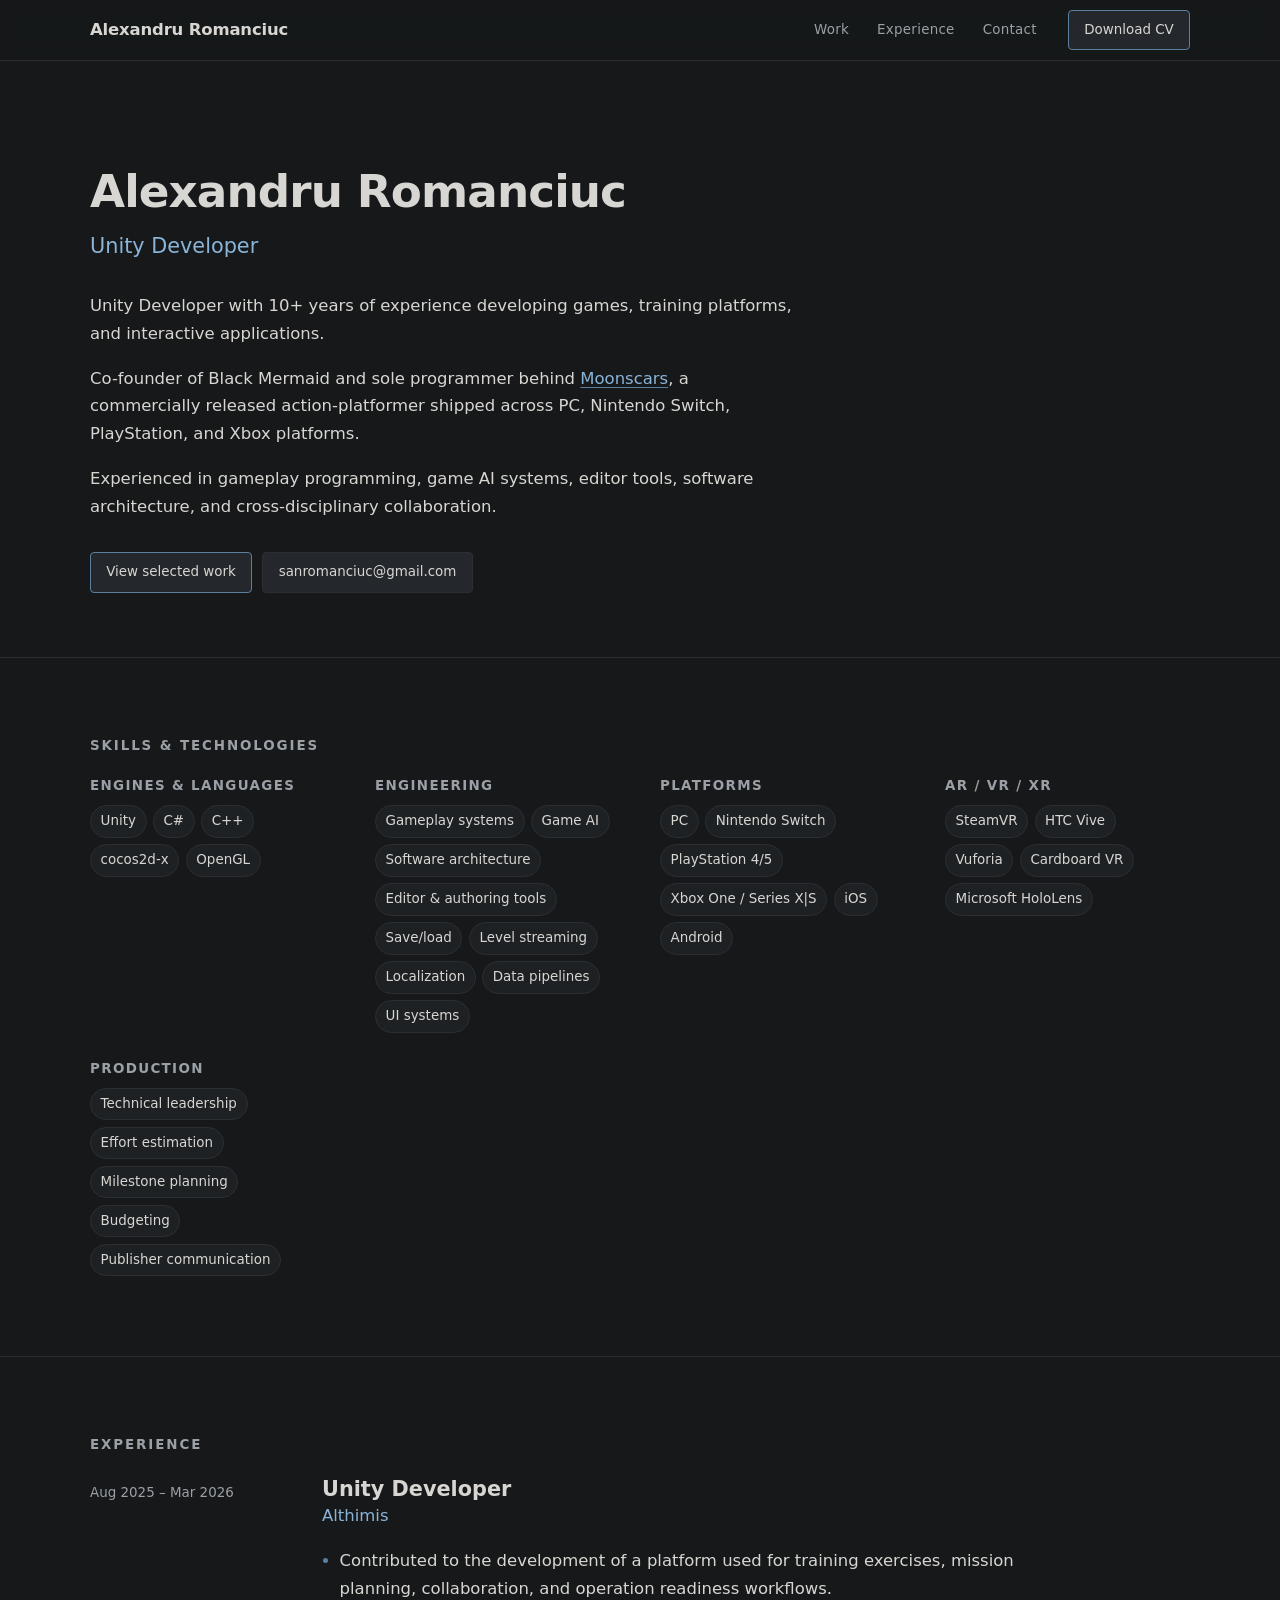
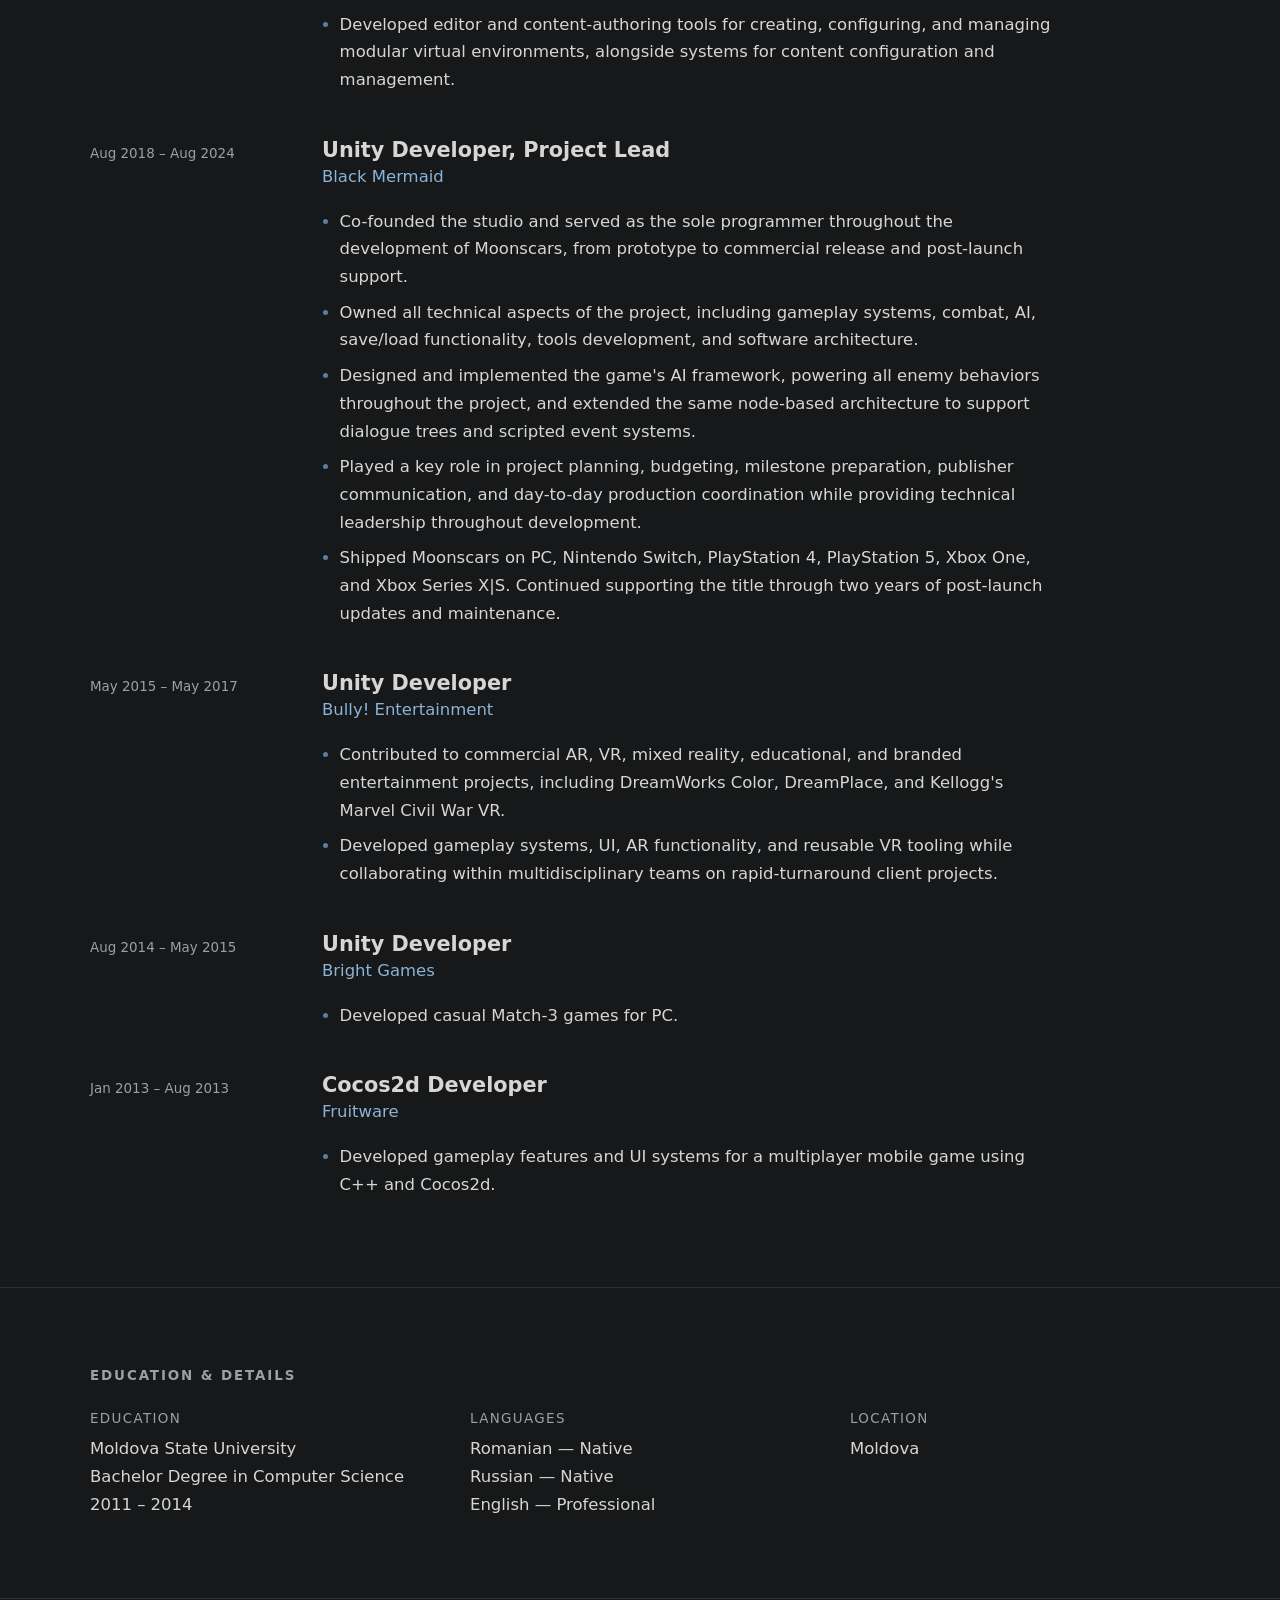
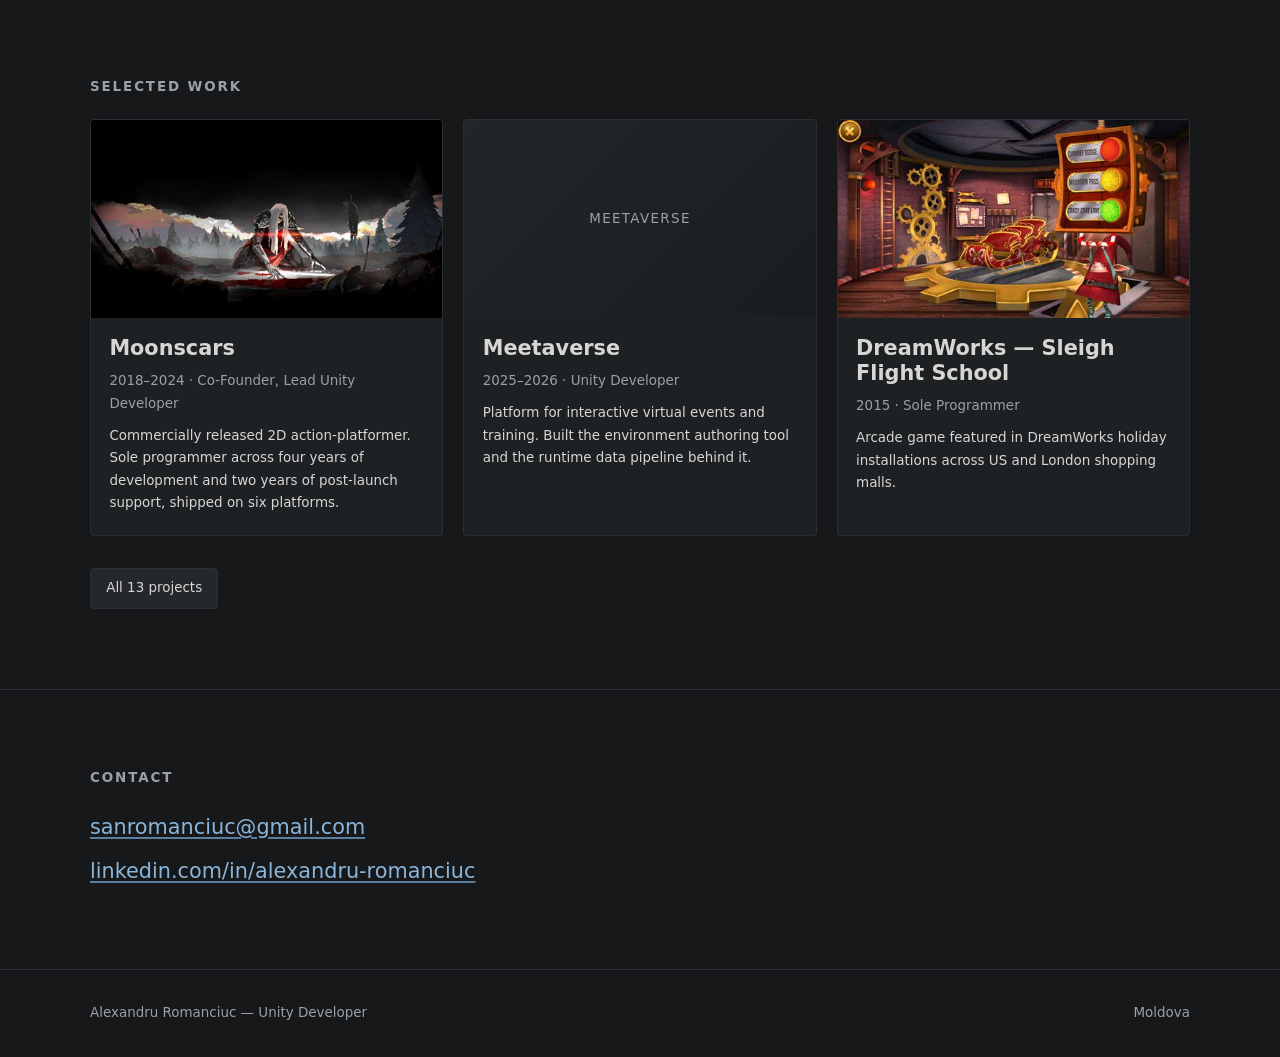
<file: index.html>
<!DOCTYPE html>
<html lang="en">
<head>
<meta charset="UTF-8">
<meta name="viewport" content="width=device-width, initial-scale=1">
<title>Alexandru Romanciuc — Unity Developer</title>
<meta name="description" content="Unity Developer with 10+ years of experience in games, training platforms and interactive applications. Co-founder of Black Mermaid and sole programmer behind Moonscars, shipped on PC, Nintendo Switch, PlayStation and Xbox.">
<link rel="canonical" href="https://aleph93.github.io/">
<link rel="icon" href="assets/favicon.svg" type="image/svg+xml">
<link rel="stylesheet" href="assets/css/site.css">

<meta property="og:type" content="profile">
<meta property="og:title" content="Alexandru Romanciuc — Unity Developer">
<meta property="og:description" content="10+ years building games, training platforms and interactive applications. Sole programmer behind Moonscars, shipped across six platforms.">
<meta property="og:url" content="https://aleph93.github.io/">
<meta property="og:image" content="https://aleph93.github.io/assets/img/og-cover.jpg">
<meta property="og:image:width" content="1200">
<meta property="og:image:height" content="630">
<meta name="twitter:card" content="summary_large_image">

<script type="application/ld+json">
{
  "@context": "https://schema.org",
  "@type": "Person",
  "name": "Alexandru Romanciuc",
  "jobTitle": "Unity Developer",
  "email": "mailto:sanromanciuc@gmail.com",
  "url": "https://aleph93.github.io/",
  "address": { "@type": "PostalAddress", "addressCountry": "MD" },
  "knowsLanguage": ["Romanian", "Russian", "English"],
  "alumniOf": {
    "@type": "CollegeOrUniversity",
    "name": "Moldova State University"
  },
  "sameAs": ["https://www.linkedin.com/in/alexandru-romanciuc/"],
  "knowsAbout": [
    "Unity", "C#", "C++", "Gameplay programming", "Game AI",
    "Editor tooling", "Software architecture", "Console porting",
    "Augmented reality", "Virtual reality", "cocos2d-x"
  ]
}
</script>
</head>
<body>

<a class="skip" href="#main">Skip to content</a>

<header class="site-header">
  <div class="wrap">
    <a class="wordmark" href="index.html">Alexandru Romanciuc</a>
    <nav class="nav" aria-label="Primary">
      <a href="projects.html">Work</a>
      <a href="#experience">Experience</a>
      <a href="#contact">Contact</a>
    </nav>
    <a class="btn btn-primary" href="assets/Alexandru-Romanciuc-CV.pdf" download>Download CV</a>
  </div>
</header>

<main id="main">

  <section class="hero">
    <div class="wrap">
      <h1>Alexandru Romanciuc</h1>
      <p class="role">Unity Developer</p>
      <div class="hero-bio">
        <p>Unity Developer with 10+ years of experience developing games, training platforms, and interactive applications.</p>
        <p>Co-founder of Black Mermaid and sole programmer behind <a href="projects.html#moonscars">Moonscars</a>, a commercially released action-platformer shipped across PC, Nintendo Switch, PlayStation, and Xbox platforms.</p>
        <p>Experienced in gameplay programming, game AI systems, editor tools, software architecture, and cross-disciplinary collaboration.</p>
      </div>
      <div class="hero-actions">
        <a class="btn btn-primary" href="projects.html">View selected work</a>
        <a class="btn" href="mailto:sanromanciuc@gmail.com">sanromanciuc@gmail.com</a>
      </div>
    </div>
  </section>

  <section id="skills" aria-labelledby="skills-h">
    <div class="wrap">
      <h2 class="section-label" id="skills-h">Skills &amp; technologies</h2>
      <div class="skill-groups">
        <div>
          <h3>Engines &amp; languages</h3>
          <ul class="tags">
            <li>Unity</li><li>C#</li><li>C++</li><li>cocos2d-x</li><li>OpenGL</li>
          </ul>
        </div>
        <div>
          <h3>Engineering</h3>
          <ul class="tags">
            <li>Gameplay systems</li><li>Game AI</li><li>Software architecture</li>
            <li>Editor &amp; authoring tools</li><li>Save/load</li><li>Level streaming</li>
            <li>Localization</li><li>Data pipelines</li><li>UI systems</li>
          </ul>
        </div>
        <div>
          <h3>Platforms</h3>
          <ul class="tags">
            <li>PC</li><li>Nintendo Switch</li><li>PlayStation 4/5</li>
            <li>Xbox One / Series X|S</li><li>iOS</li><li>Android</li>
          </ul>
        </div>
        <div>
          <h3>AR / VR / XR</h3>
          <ul class="tags">
            <li>SteamVR</li><li>HTC Vive</li><li>Vuforia</li>
            <li>Cardboard VR</li><li>Microsoft HoloLens</li>
          </ul>
        </div>
        <div>
          <h3>Production</h3>
          <ul class="tags">
            <li>Technical leadership</li><li>Effort estimation</li><li>Milestone planning</li>
            <li>Budgeting</li><li>Publisher communication</li>
          </ul>
        </div>
      </div>
    </div>
  </section>

  <section id="experience" aria-labelledby="experience-h">
    <div class="wrap">
      <h2 class="section-label" id="experience-h">Experience</h2>
      <div class="roles">

        <article class="role-item">
          <p class="when"><time datetime="2025-08">Aug 2025</time> – <time datetime="2026-03">Mar 2026</time></p>
          <div>
            <h3>Unity Developer</h3>
            <p class="where">Althimis</p>
            <ul>
              <li>Contributed to the development of a platform used for training exercises, mission planning, collaboration, and operation readiness workflows.</li>
              <li>Developed editor and content-authoring tools for creating, configuring, and managing modular virtual environments, alongside systems for content configuration and management.</li>
            </ul>
          </div>
        </article>

        <article class="role-item">
          <p class="when"><time datetime="2018-08">Aug 2018</time> – <time datetime="2024-08">Aug 2024</time></p>
          <div>
            <h3>Unity Developer, Project Lead</h3>
            <p class="where">Black Mermaid</p>
            <ul>
              <li>Co-founded the studio and served as the sole programmer throughout the development of Moonscars, from prototype to commercial release and post-launch support.</li>
              <li>Owned all technical aspects of the project, including gameplay systems, combat, AI, save/load functionality, tools development, and software architecture.</li>
              <li>Designed and implemented the game's AI framework, powering all enemy behaviors throughout the project, and extended the same node-based architecture to support dialogue trees and scripted event systems.</li>
              <li>Played a key role in project planning, budgeting, milestone preparation, publisher communication, and day-to-day production coordination while providing technical leadership throughout development.</li>
              <li>Shipped Moonscars on PC, Nintendo Switch, PlayStation 4, PlayStation 5, Xbox One, and Xbox Series X|S. Continued supporting the title through two years of post-launch updates and maintenance.</li>
            </ul>
          </div>
        </article>

        <article class="role-item">
          <p class="when"><time datetime="2015-05">May 2015</time> – <time datetime="2017-05">May 2017</time></p>
          <div>
            <h3>Unity Developer</h3>
            <p class="where">Bully! Entertainment</p>
            <ul>
              <li>Contributed to commercial AR, VR, mixed reality, educational, and branded entertainment projects, including DreamWorks Color, DreamPlace, and Kellogg's Marvel Civil War VR.</li>
              <li>Developed gameplay systems, UI, AR functionality, and reusable VR tooling while collaborating within multidisciplinary teams on rapid-turnaround client projects.</li>
            </ul>
          </div>
        </article>

        <article class="role-item">
          <p class="when"><time datetime="2014-08">Aug 2014</time> – <time datetime="2015-05">May 2015</time></p>
          <div>
            <h3>Unity Developer</h3>
            <p class="where">Bright Games</p>
            <ul>
              <li>Developed casual Match-3 games for PC.</li>
            </ul>
          </div>
        </article>

        <article class="role-item">
          <p class="when"><time datetime="2013-01">Jan 2013</time> – <time datetime="2013-08">Aug 2013</time></p>
          <div>
            <h3>Cocos2d Developer</h3>
            <p class="where">Fruitware</p>
            <ul>
              <li>Developed gameplay features and UI systems for a multiplayer mobile game using C++ and Cocos2d.</li>
            </ul>
          </div>
        </article>

      </div>
    </div>
  </section>

  <section id="details" aria-labelledby="details-h">
    <div class="wrap">
      <h2 class="section-label" id="details-h">Education &amp; details</h2>
      <dl class="facts">
        <div>
          <dt>Education</dt>
          <dd>Moldova State University<br>Bachelor Degree in Computer Science<br><span class="when">2011 – 2014</span></dd>
        </div>
        <div>
          <dt>Languages</dt>
          <dd>Romanian — Native<br>Russian — Native<br>English — Professional</dd>
        </div>
        <div>
          <dt>Location</dt>
          <dd>Moldova</dd>
        </div>
      </dl>
    </div>
  </section>

  <section id="work" class="teaser-section" aria-labelledby="work-h">
    <div class="wrap">
      <h2 class="section-label" id="work-h">Selected work</h2>
      <div class="cards">

        <a class="card" href="projects.html#moonscars">
          <img src="assets/img/moonscars/01-thumb.jpg" alt="" width="480" height="270" loading="lazy">
          <div class="card-body">
            <h3>Moonscars</h3>
            <p class="meta">2018–2024 · Co-Founder, Lead Unity Developer</p>
            <p>Commercially released 2D action-platformer. Sole programmer across four years of development and two years of post-launch support, shipped on six platforms.</p>
          </div>
        </a>

        <a class="card" href="projects.html#meetaverse">
          <div class="card-placeholder">Meetaverse</div>
          <div class="card-body">
            <h3>Meetaverse</h3>
            <p class="meta">2025–2026 · Unity Developer</p>
            <p>Platform for interactive virtual events and training. Built the environment authoring tool and the runtime data pipeline behind it.</p>
          </div>
        </a>

        <a class="card" href="projects.html#sleigh-flight-school">
          <img src="assets/img/sleigh-flight-school/01-thumb.jpg" alt="" width="480" height="270" loading="lazy">
          <div class="card-body">
            <h3>DreamWorks — Sleigh Flight School</h3>
            <p class="meta">2015 · Sole Programmer</p>
            <p>Arcade game featured in DreamWorks holiday installations across US and London shopping malls.</p>
          </div>
        </a>

      </div>
      <div class="hero-actions">
        <a class="btn" href="projects.html">All 13 projects</a>
      </div>
    </div>
  </section>

  <section id="contact" aria-labelledby="contact-h">
    <div class="wrap">
      <h2 class="section-label" id="contact-h">Contact</h2>
      <ul class="contact-list">
        <li><a href="mailto:sanromanciuc@gmail.com">sanromanciuc@gmail.com</a></li>
        <li><a href="https://www.linkedin.com/in/alexandru-romanciuc/" rel="me noopener">linkedin.com/in/alexandru-romanciuc</a></li>
      </ul>
    </div>
  </section>

</main>

<footer class="site-footer">
  <div class="wrap">
    <span>Alexandru Romanciuc — Unity Developer</span>
    <span>Moldova</span>
  </div>
</footer>

<script src="assets/js/site.js" defer></script>
</body>
</html>
</file>
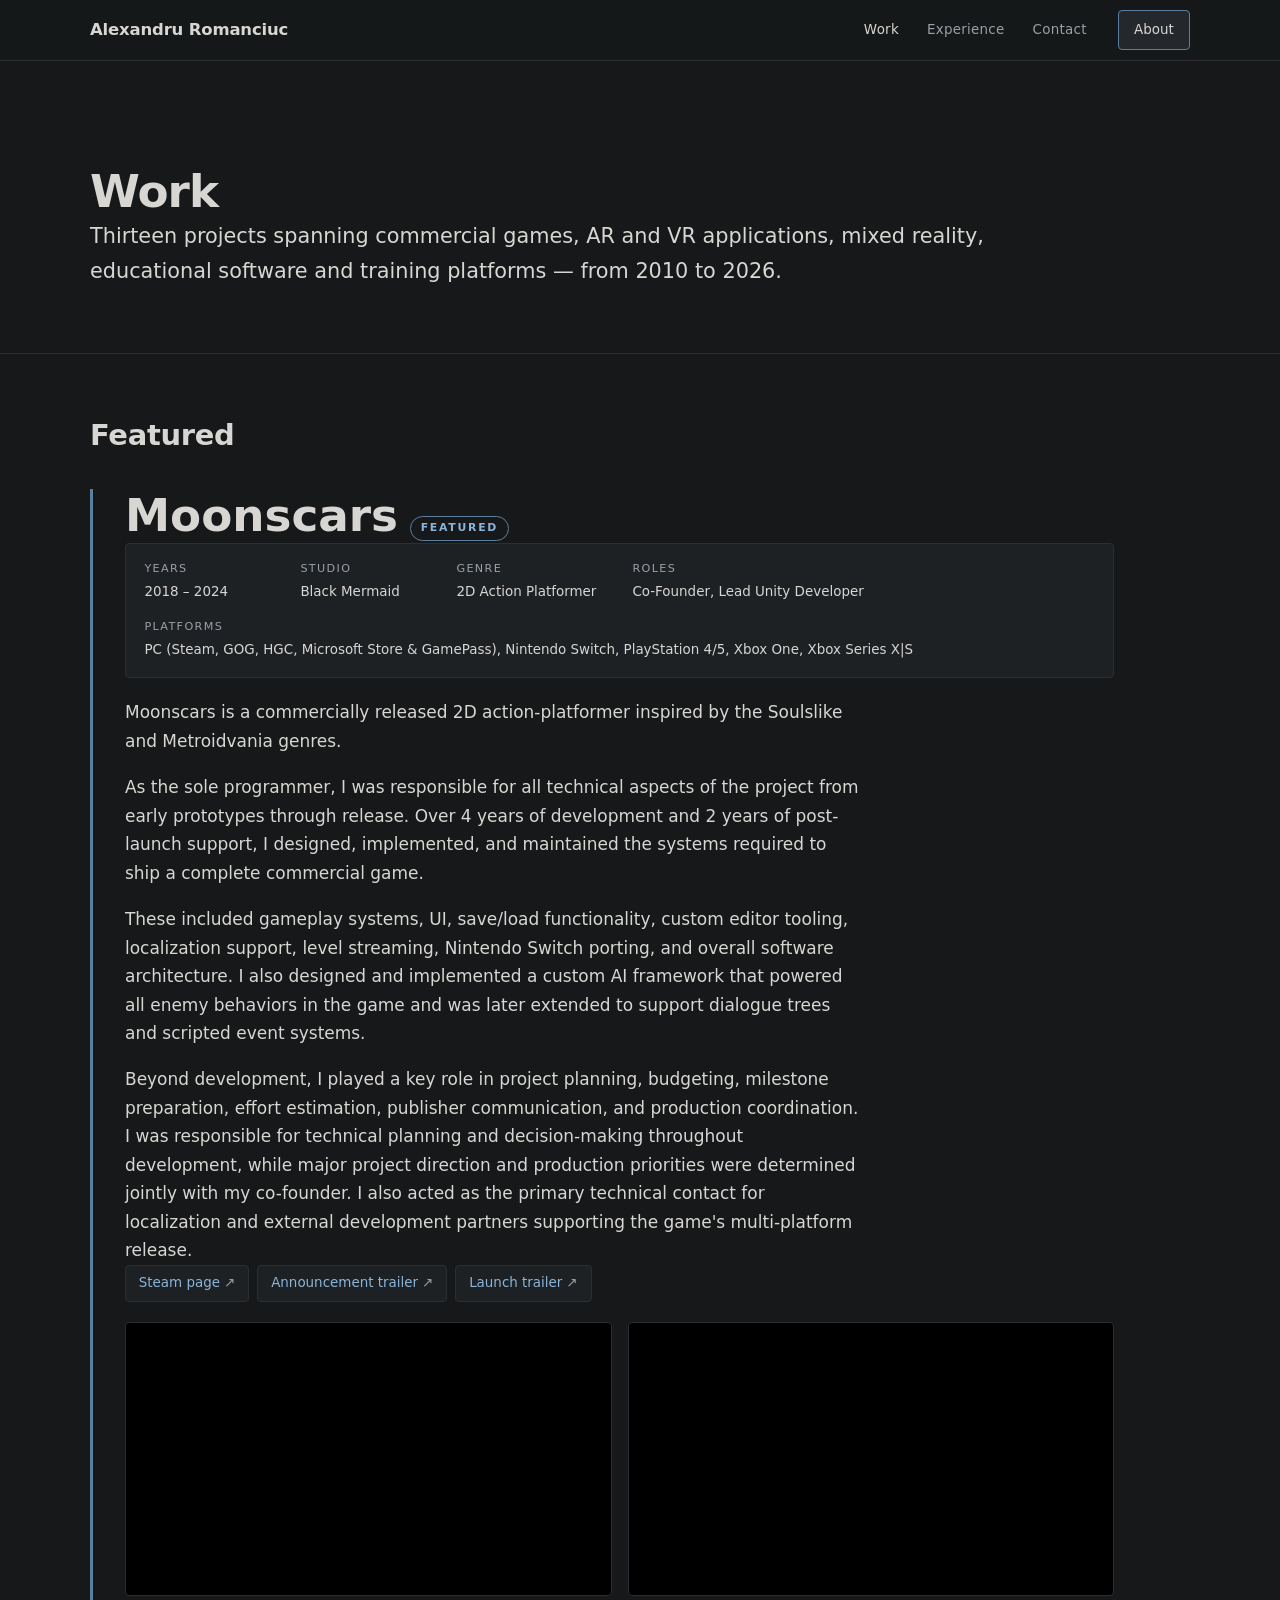
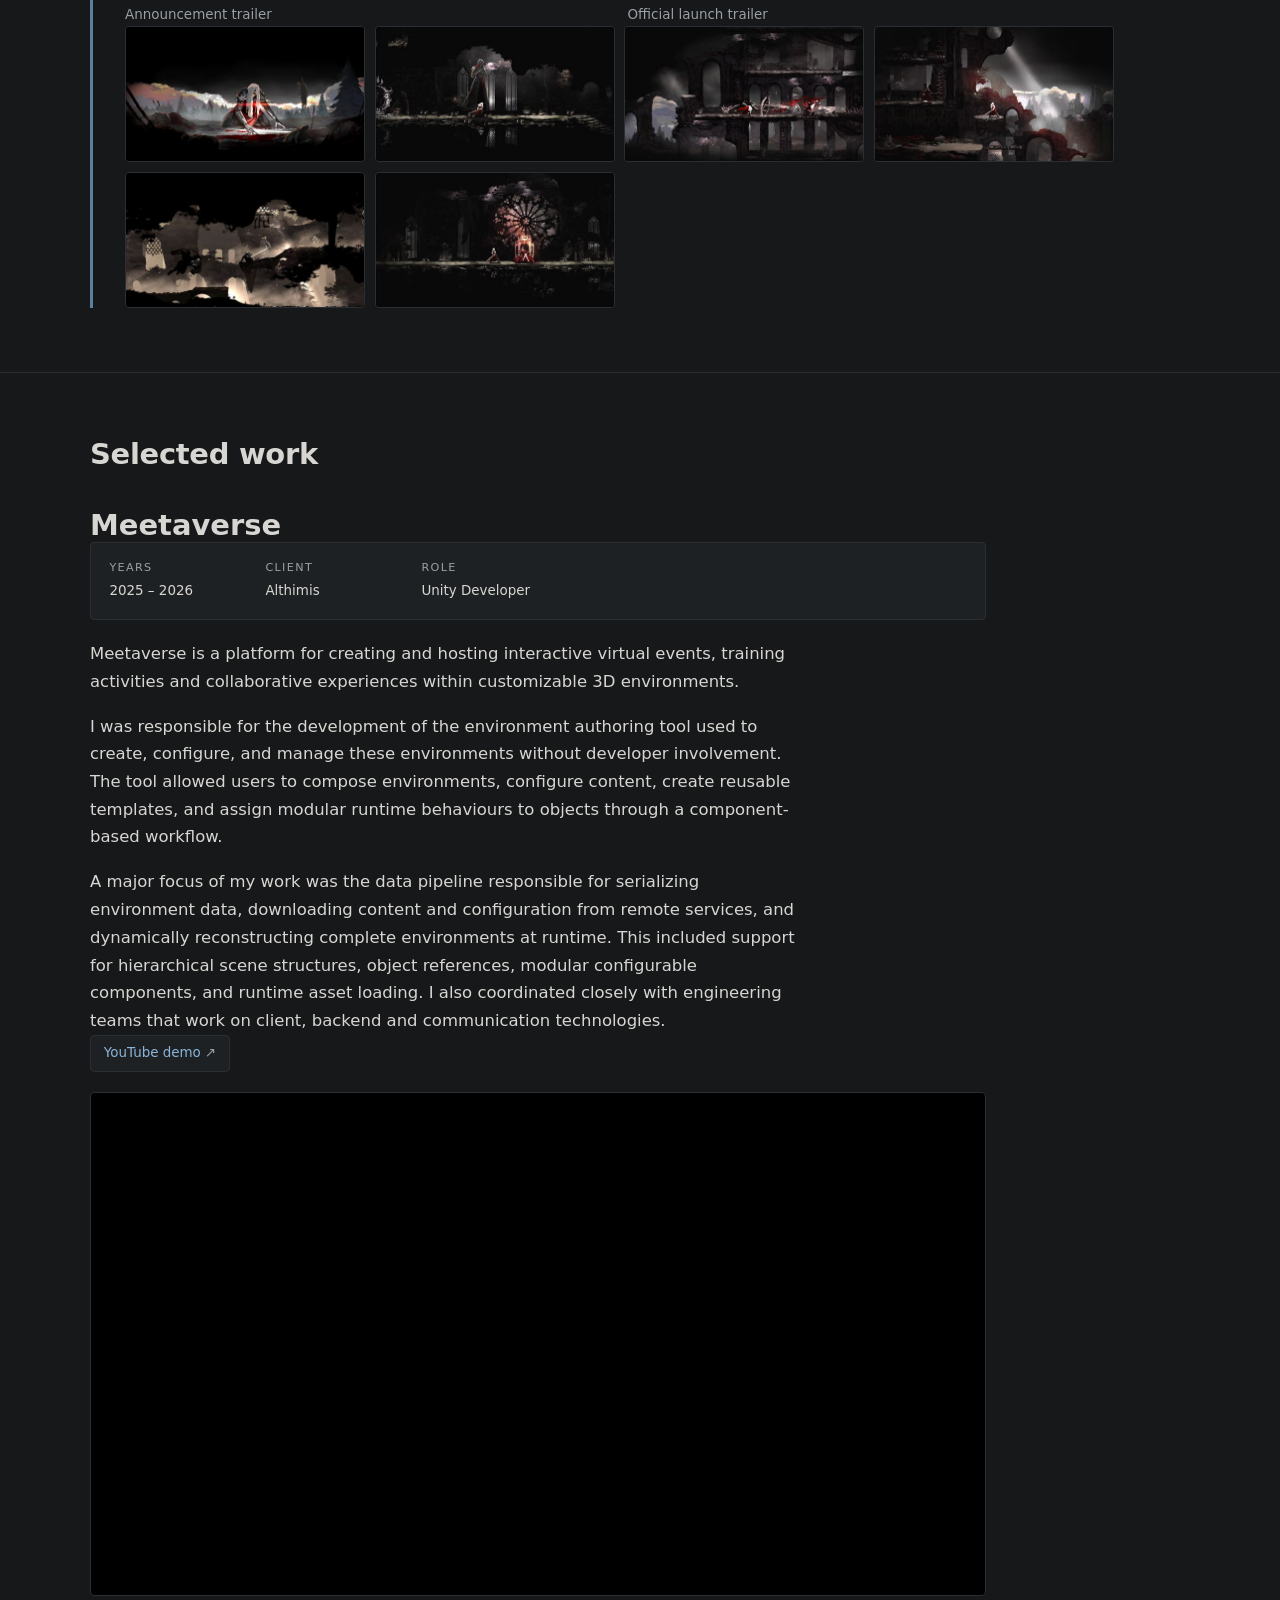
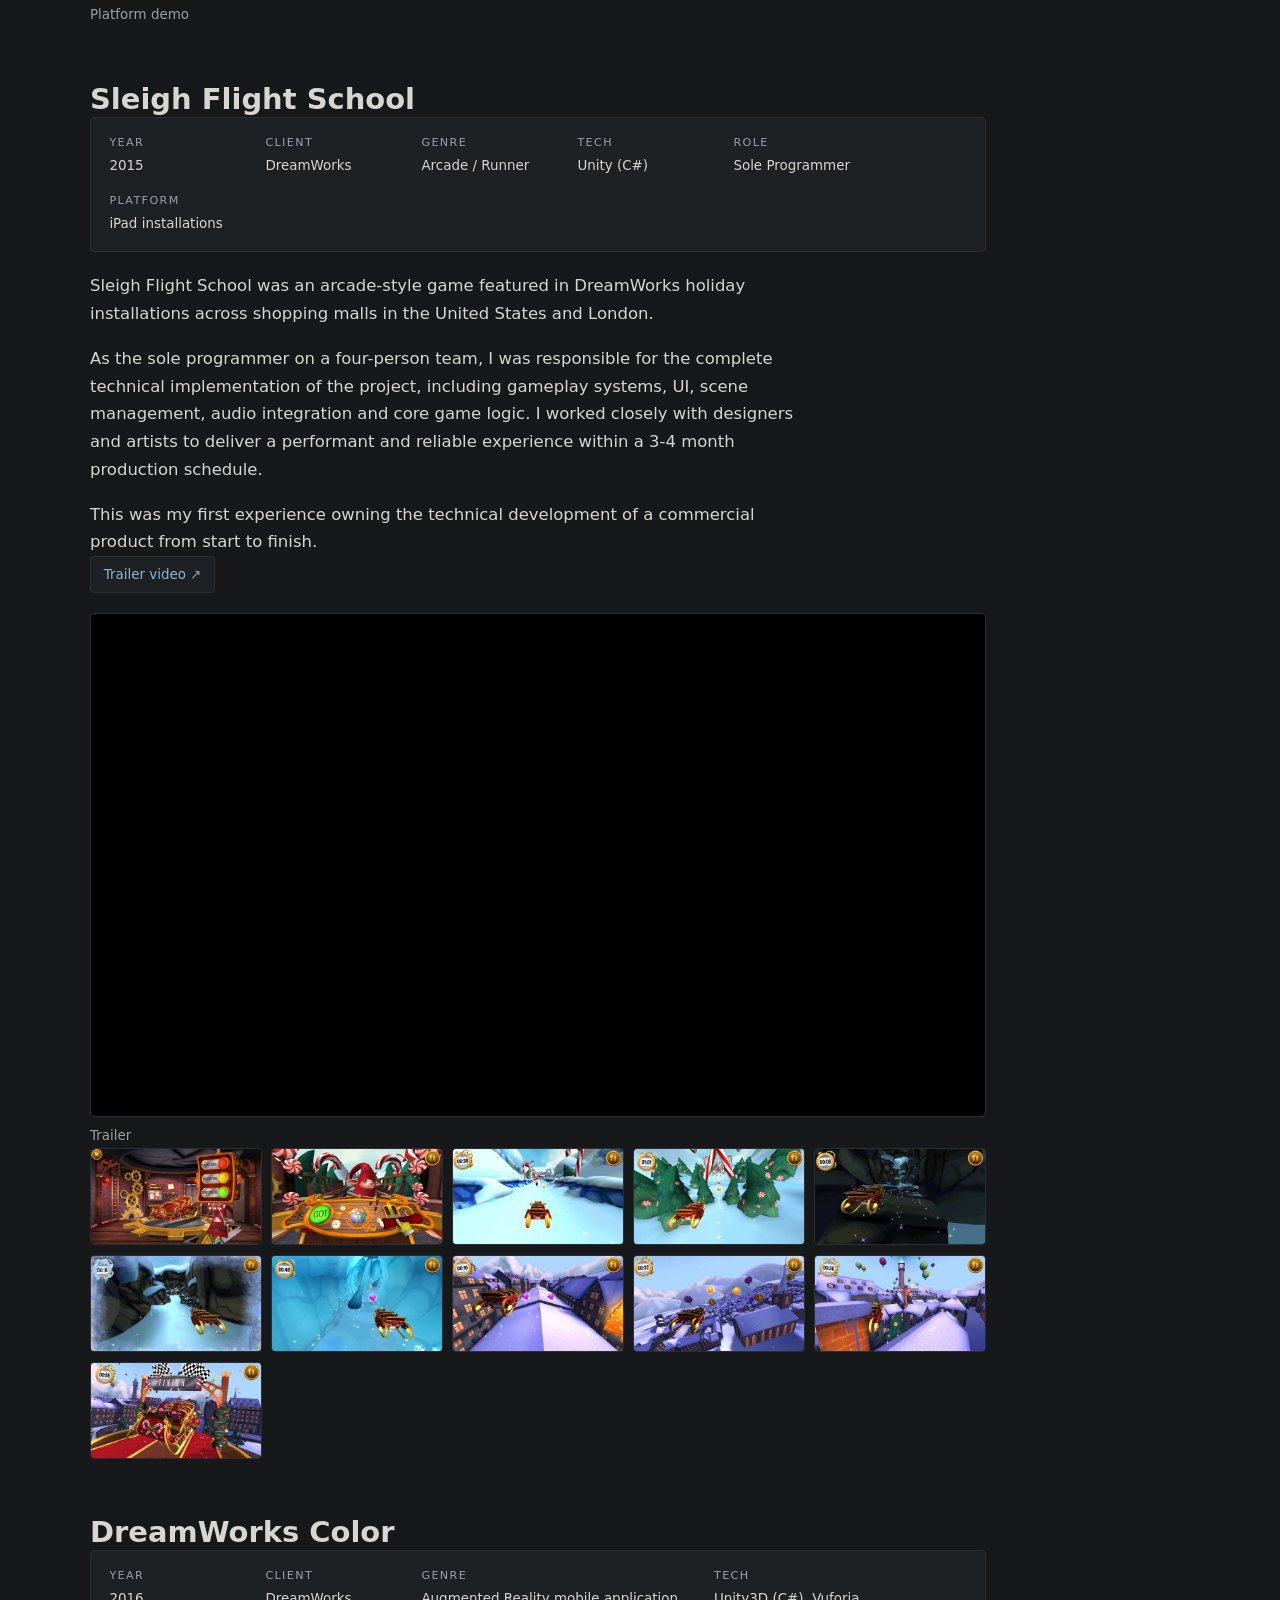
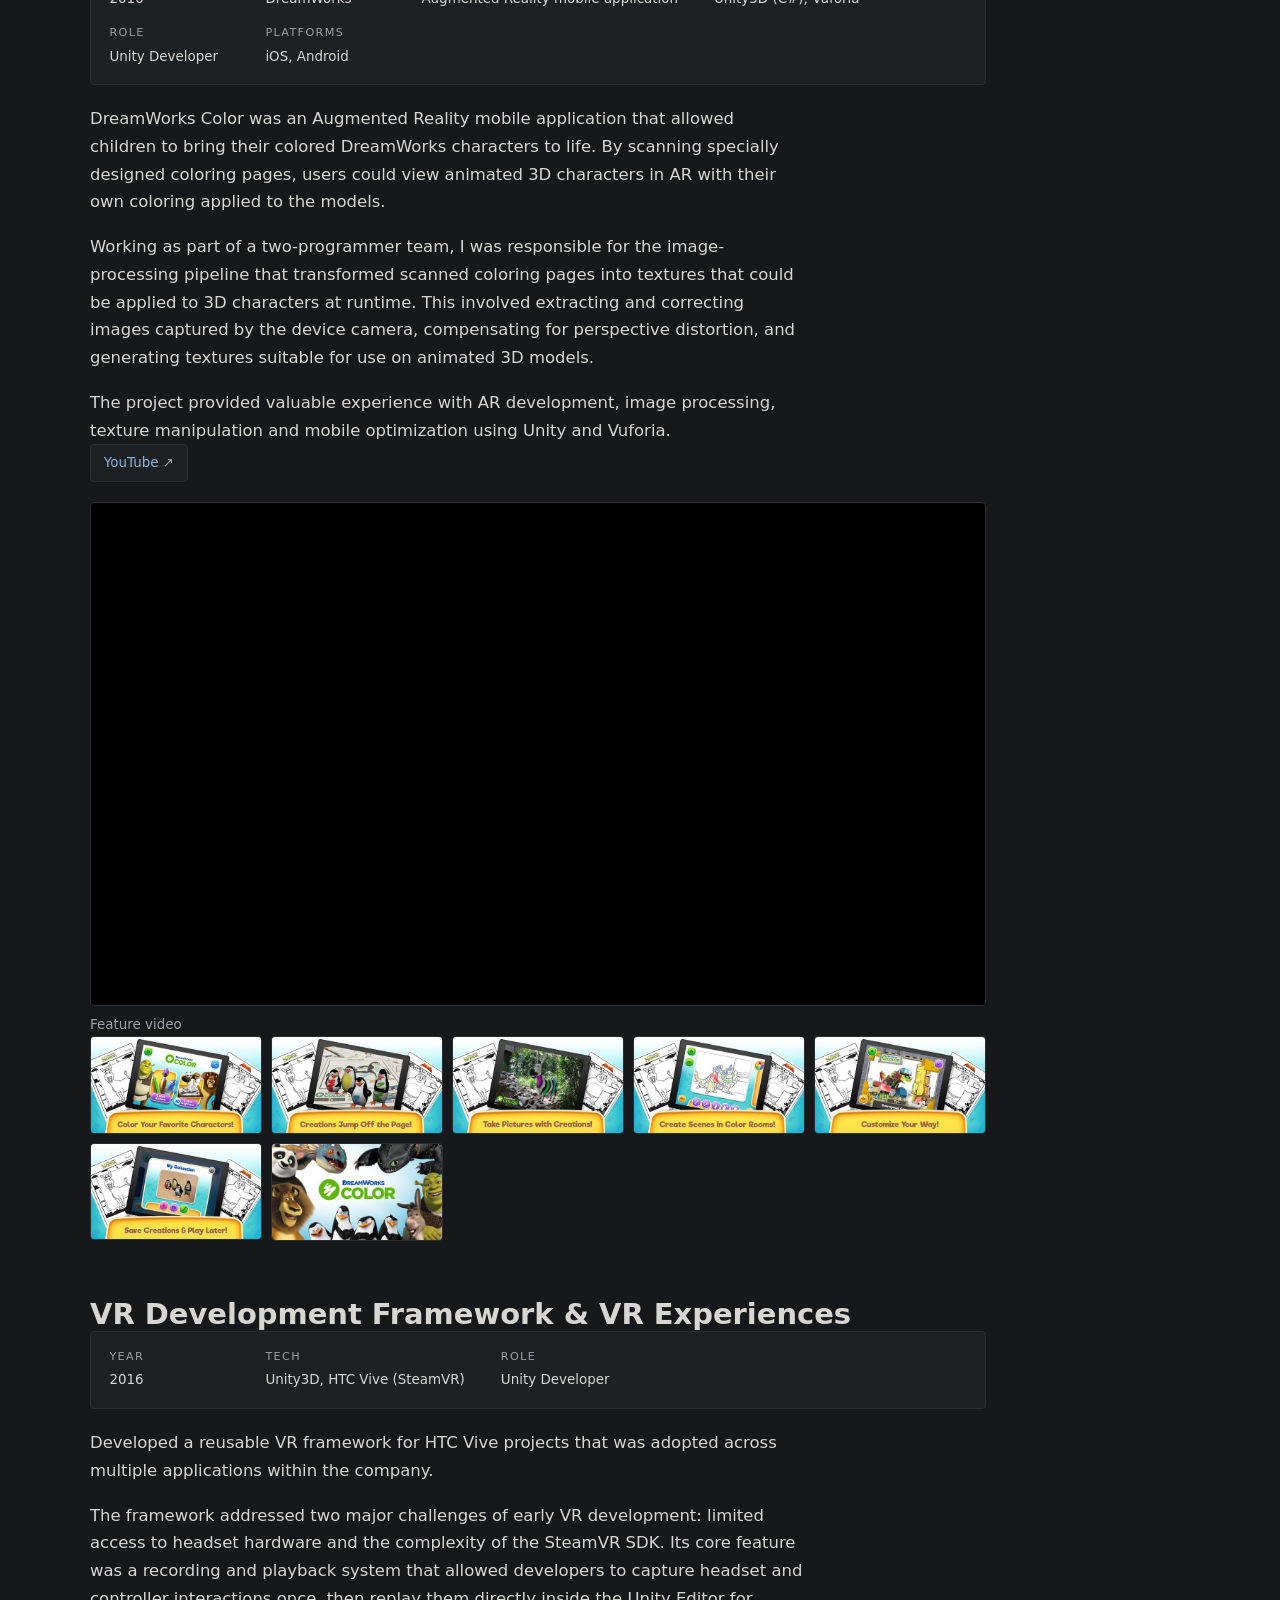
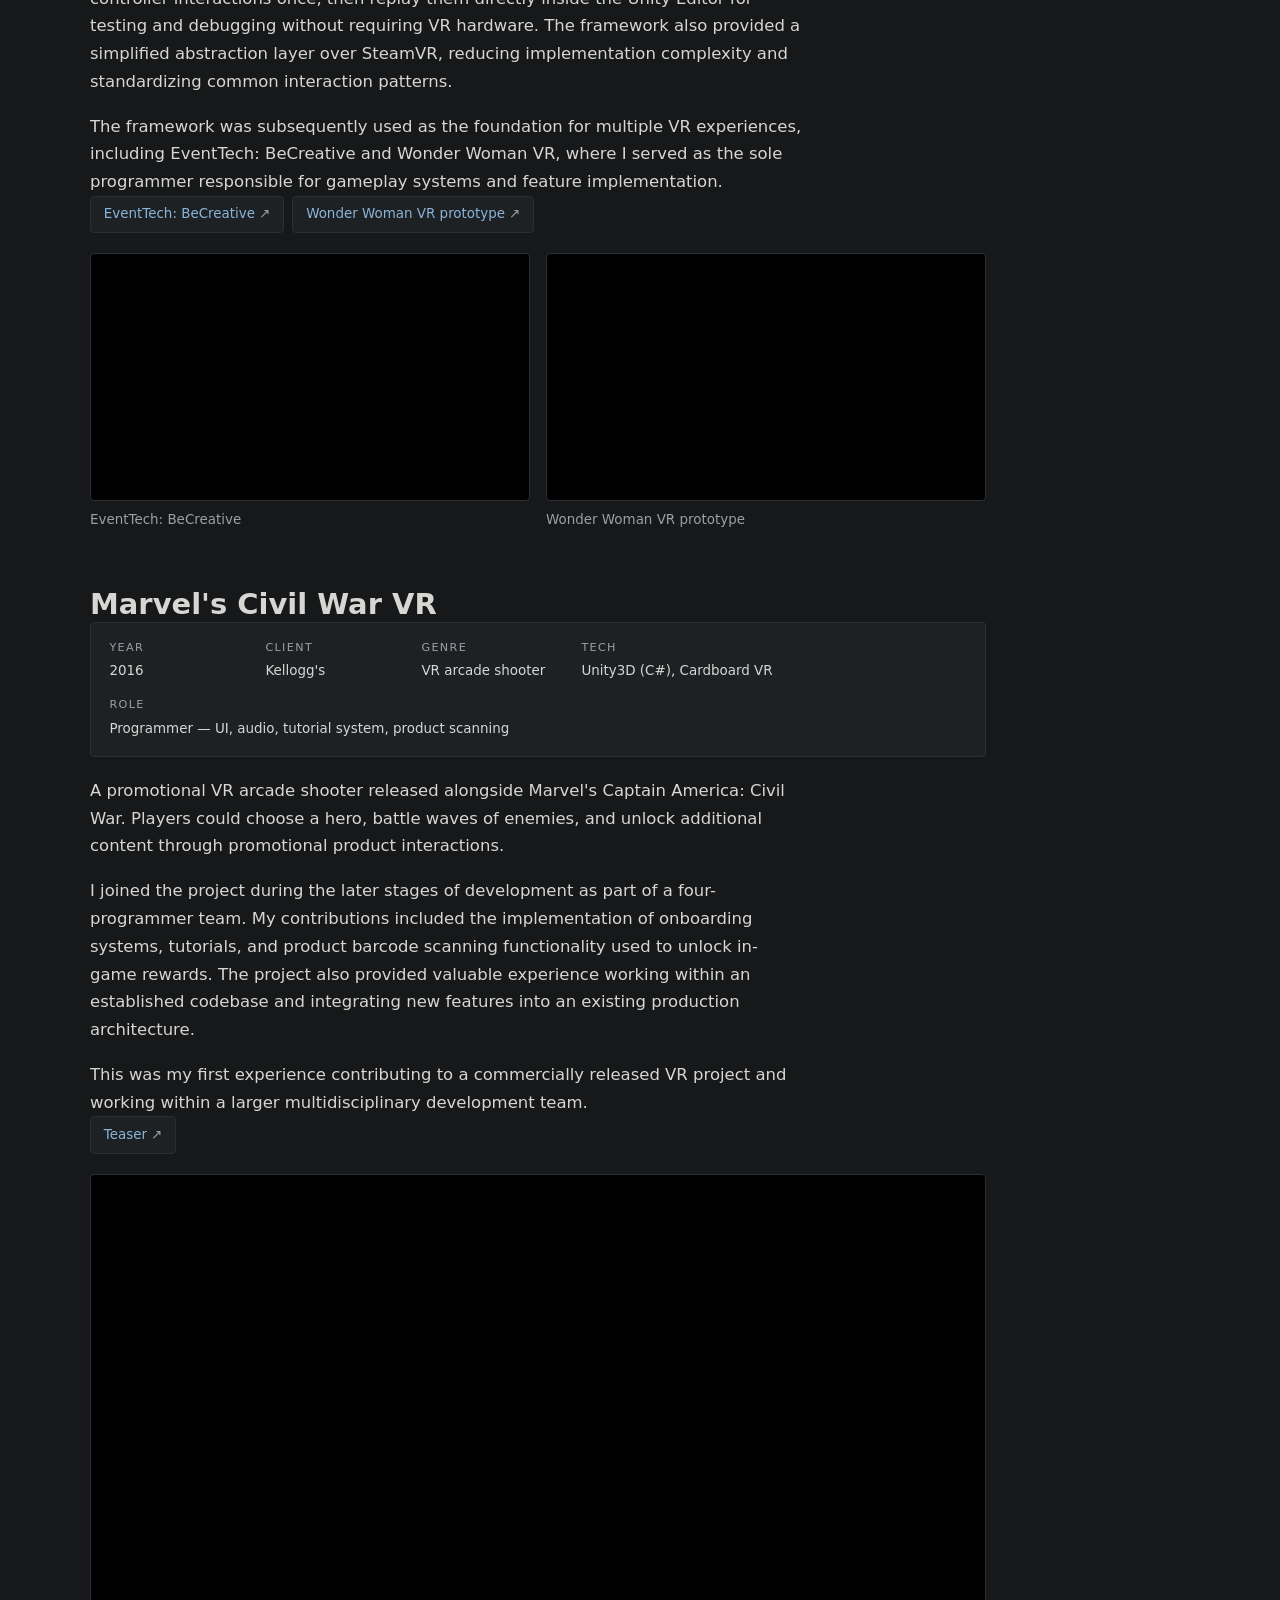
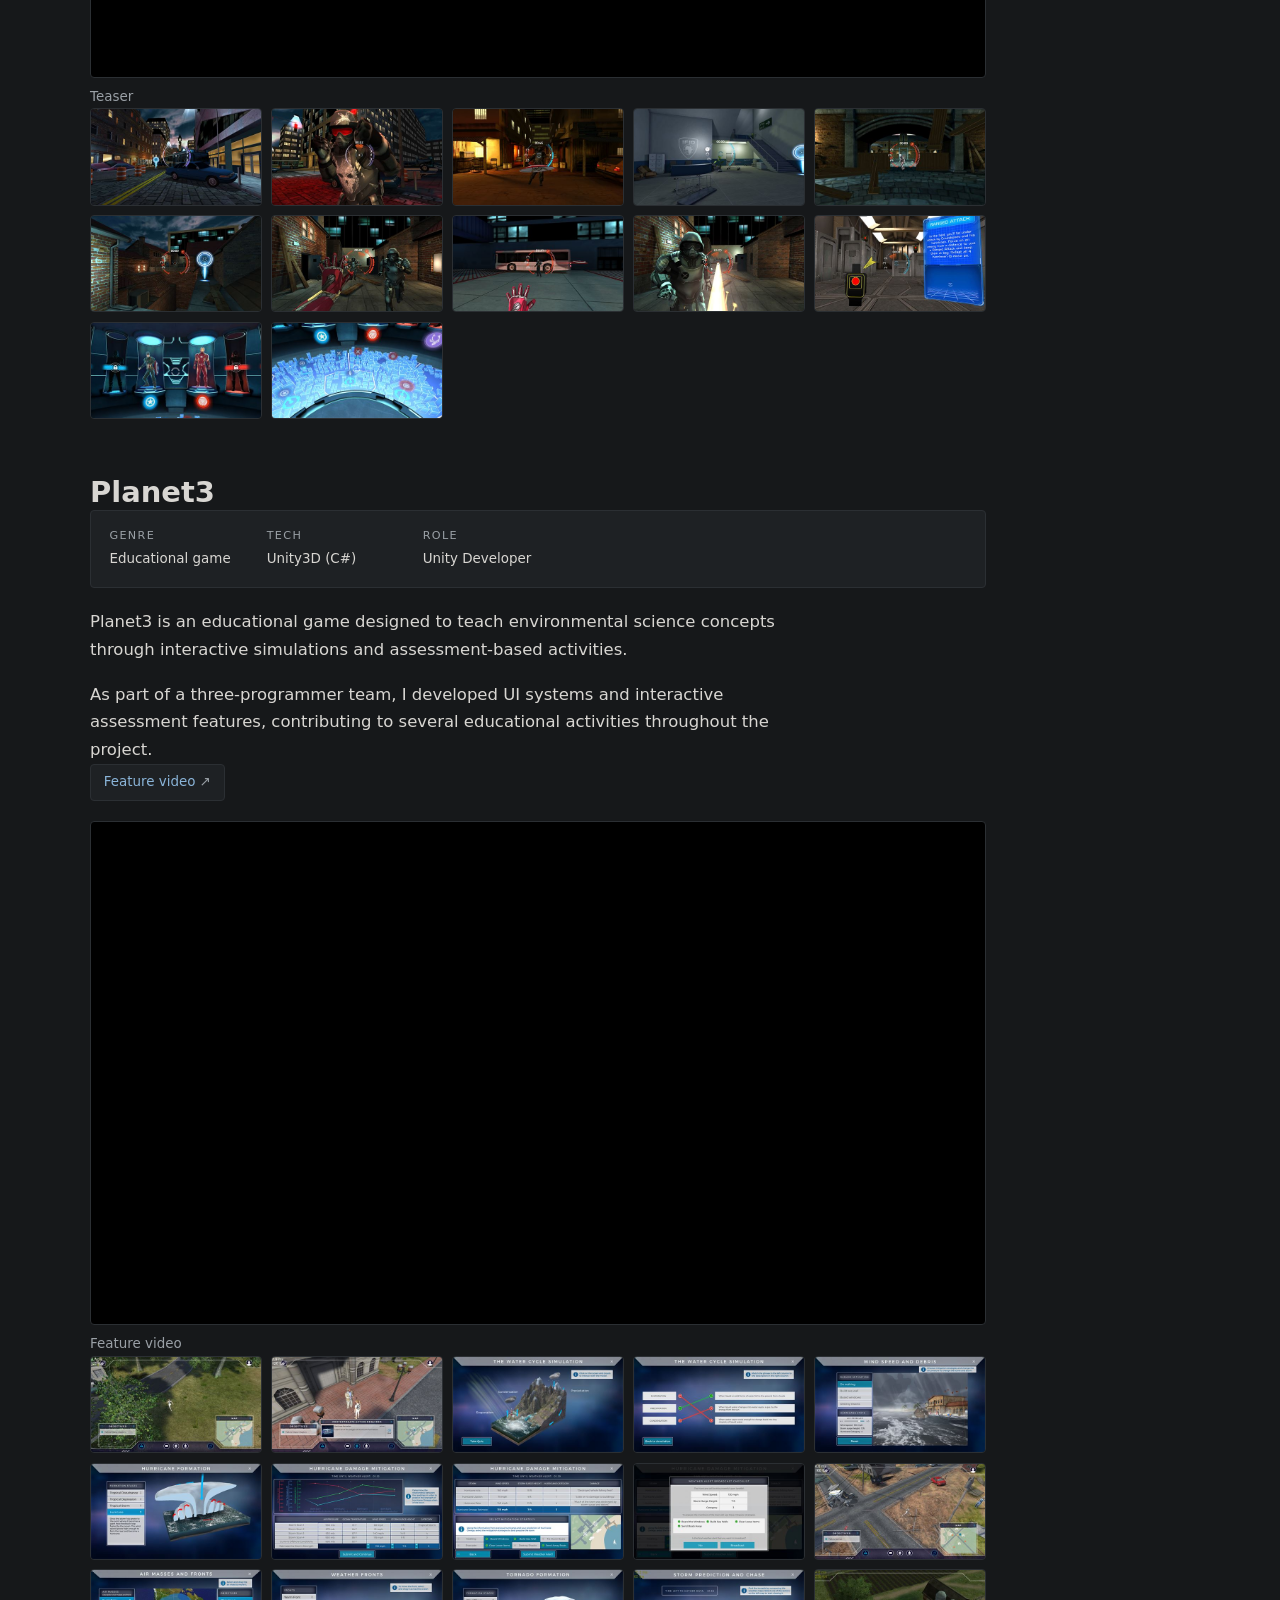
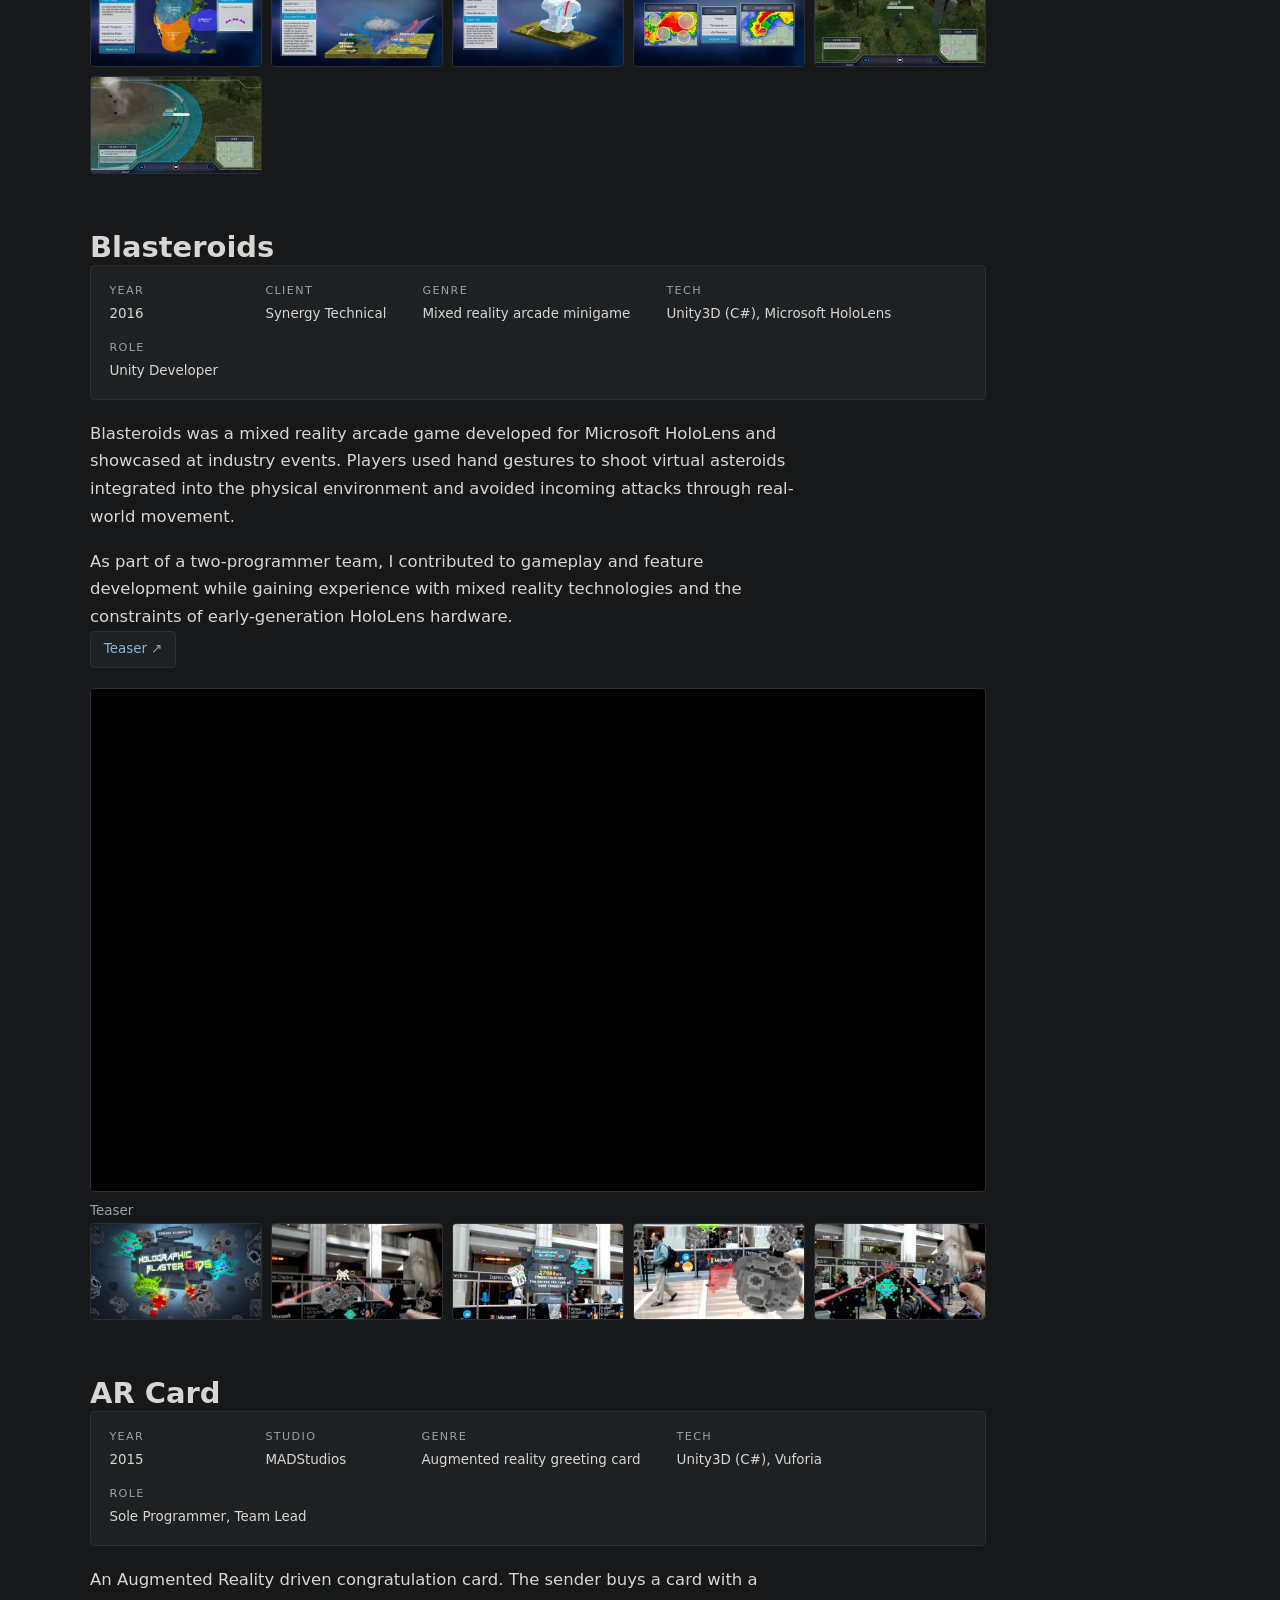
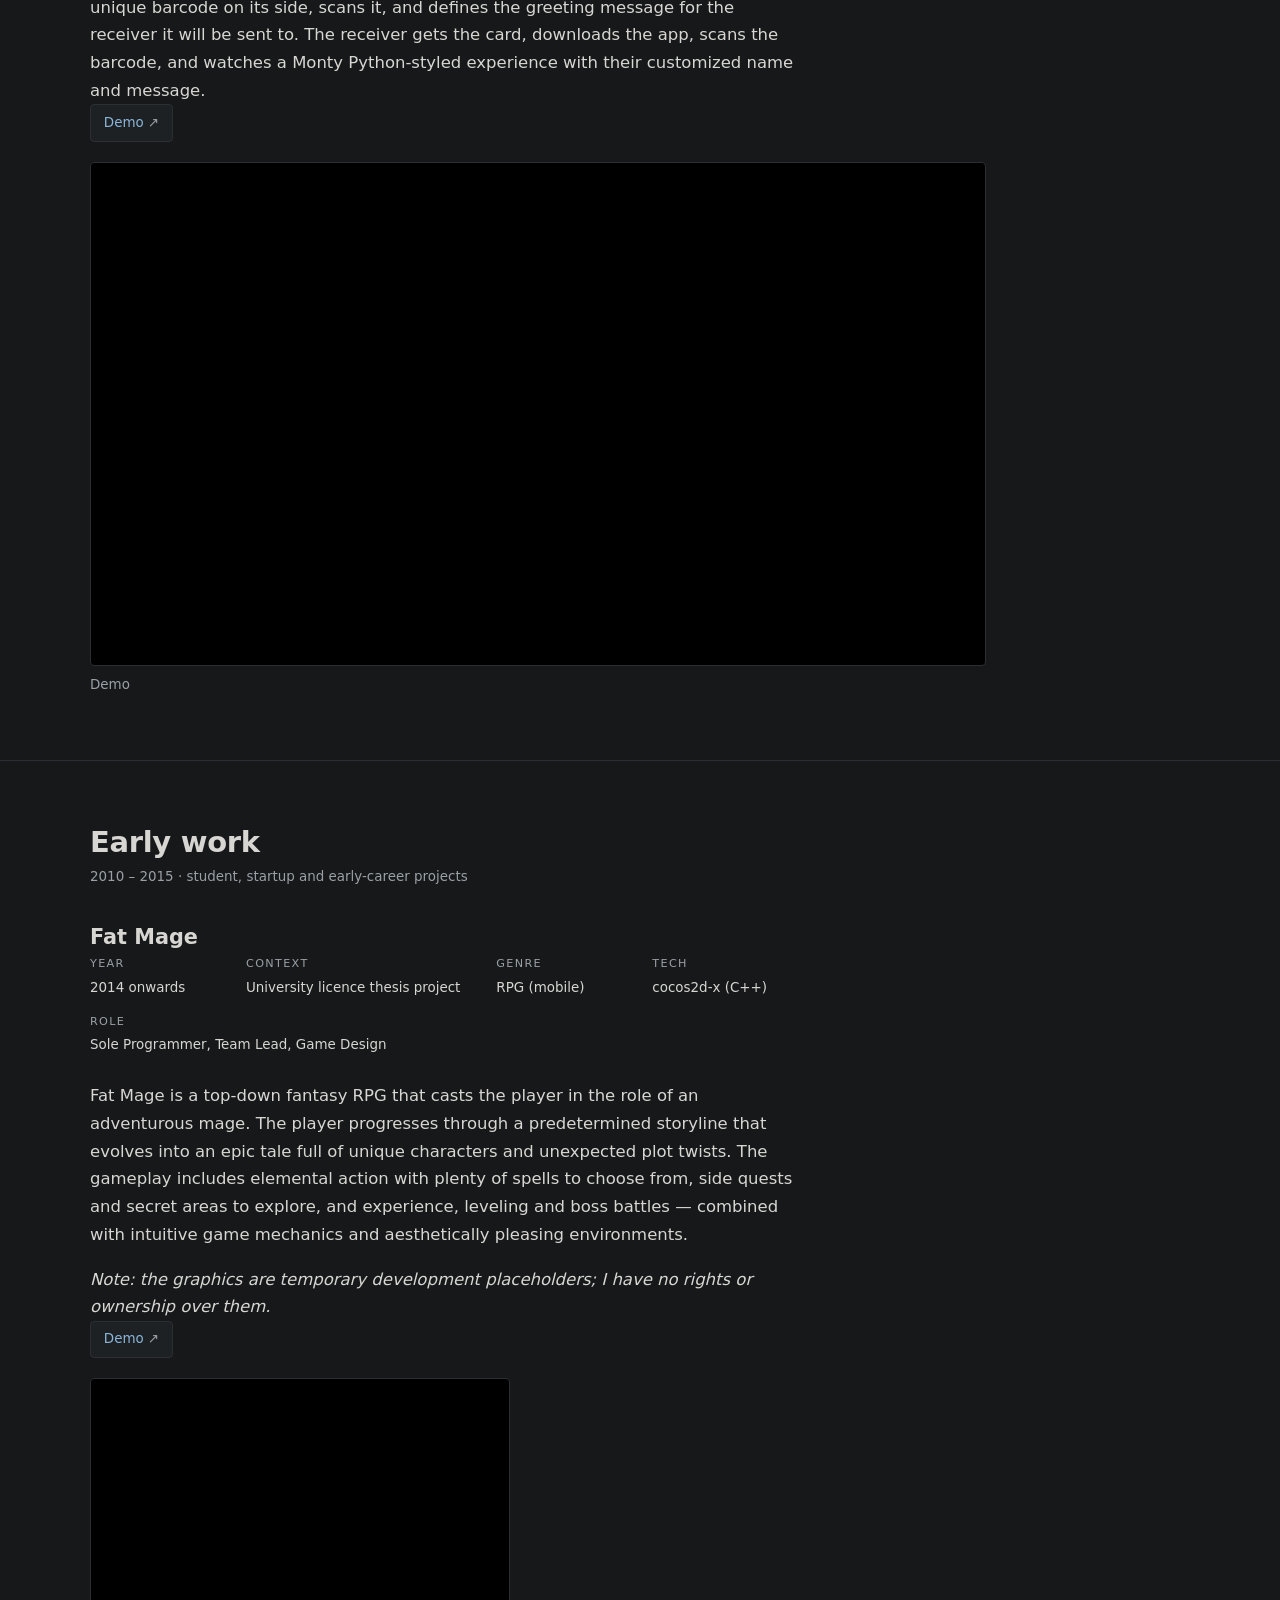
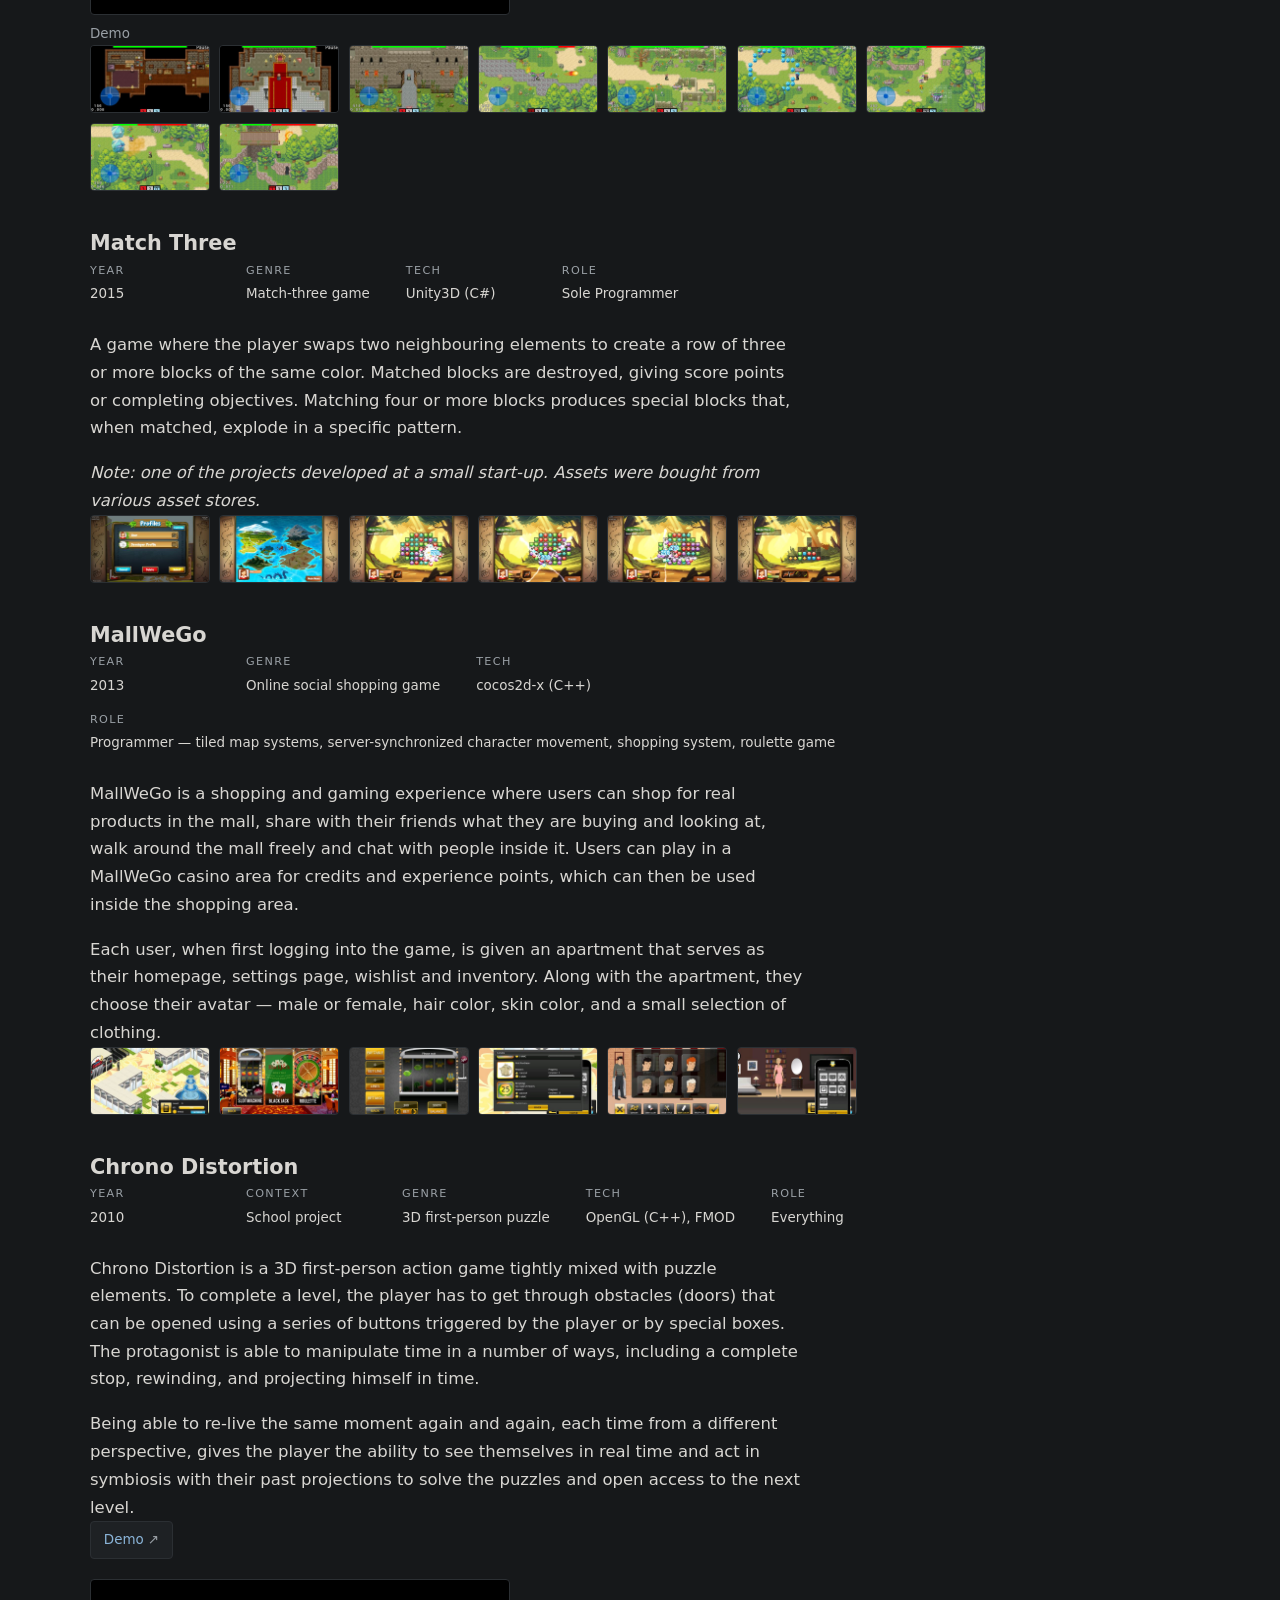
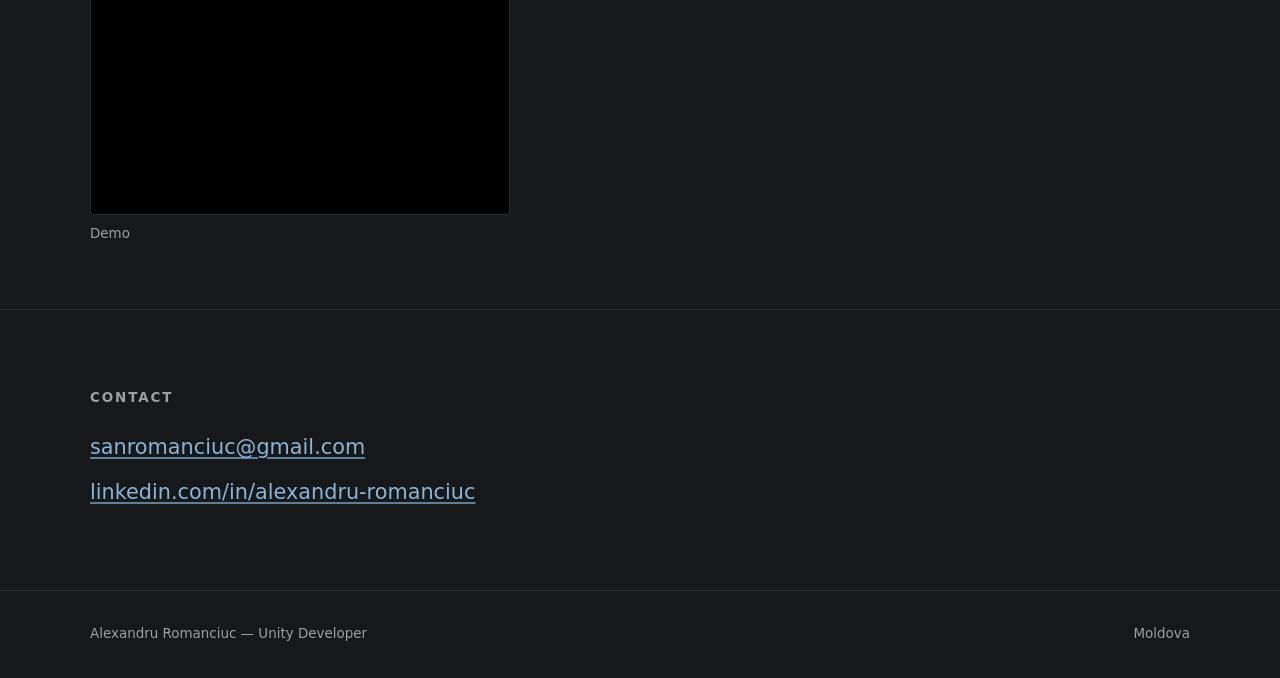
<file: projects.html>
<!DOCTYPE html>
<html lang="en">
<head>
<meta charset="UTF-8">
<meta name="viewport" content="width=device-width, initial-scale=1">
<title>Work — Alexandru Romanciuc</title>
<meta name="description" content="Thirteen projects by Alexandru Romanciuc, Unity Developer: Moonscars, Meetaverse, DreamWorks Color, Kellogg's Marvel's Civil War VR, Planet3, Blasteroids and more.">
<link rel="canonical" href="https://aleph93.github.io/projects.html">
<link rel="icon" href="assets/favicon.svg" type="image/svg+xml">
<link rel="stylesheet" href="assets/css/site.css">

<meta property="og:type" content="website">
<meta property="og:title" content="Work — Alexandru Romanciuc">
<meta property="og:description" content="Thirteen projects across games, AR, VR, mixed reality and training platforms.">
<meta property="og:url" content="https://aleph93.github.io/projects.html">
<meta property="og:image" content="https://aleph93.github.io/assets/img/og-cover.jpg">
<meta property="og:image:width" content="1200">
<meta property="og:image:height" content="630">
<meta name="twitter:card" content="summary_large_image">
</head>
<body>

<a class="skip" href="#main">Skip to content</a>

<header class="site-header">
  <div class="wrap">
    <a class="wordmark" href="index.html">Alexandru Romanciuc</a>
    <nav class="nav" aria-label="Primary">
      <a href="projects.html" aria-current="page">Work</a>
      <a href="index.html#experience">Experience</a>
      <a href="index.html#contact">Contact</a>
    </nav>
    <a class="btn btn-primary" href="index.html">About</a>
  </div>
</header>

<main id="main">

  <section class="hero">
    <div class="wrap">
      <h1>Work</h1>
      <p class="lede">Thirteen projects spanning commercial games, AR and VR applications, mixed reality, educational software and training platforms — from 2010 to 2026.</p>
    </div>
  </section>

  <!-- ============ TIER 1 — FEATURED ============ -->
  <section class="tier tier-featured" aria-labelledby="tier-featured-h">
    <div class="wrap">
      <div class="tier-head">
        <h2 id="tier-featured-h">Featured</h2>
      </div>
      <div class="projects">

        <article class="project project-featured" id="moonscars">
          <div class="project-head">
            <h3>Moonscars</h3>
            <span class="tag-featured">Featured</span>
          </div>

          <dl class="project-meta">
            <div><dt>Years</dt><dd>2018 – 2024</dd></div>
            <div><dt>Studio</dt><dd>Black Mermaid</dd></div>
            <div><dt>Genre</dt><dd>2D Action Platformer</dd></div>
            <div><dt>Roles</dt><dd>Co-Founder, Lead Unity Developer</dd></div>
            <div><dt>Platforms</dt><dd>PC (Steam, GOG, HGC, Microsoft Store &amp; GamePass), Nintendo Switch, PlayStation 4/5, Xbox One, Xbox Series X|S</dd></div>
          </dl>

          <div class="project-body">
            <p>Moonscars is a commercially released 2D action-platformer inspired by the Soulslike and Metroidvania genres.</p>
            <p>As the sole programmer, I was responsible for all technical aspects of the project from early prototypes through release. Over 4 years of development and 2 years of post-launch support, I designed, implemented, and maintained the systems required to ship a complete commercial game.</p>
            <p>These included gameplay systems, UI, save/load functionality, custom editor tooling, localization support, level streaming, Nintendo Switch porting, and overall software architecture. I also designed and implemented a custom AI framework that powered all enemy behaviors in the game and was later extended to support dialogue trees and scripted event systems.</p>
            <p>Beyond development, I played a key role in project planning, budgeting, milestone preparation, effort estimation, publisher communication, and production coordination. I was responsible for technical planning and decision-making throughout development, while major project direction and production priorities were determined jointly with my co-founder. I also acted as the primary technical contact for localization and external development partners supporting the game's multi-platform release.</p>
          </div>

          <ul class="links">
            <li><a href="https://store.steampowered.com/app/1374970/Moonscars/" rel="noopener">Steam page</a></li>
            <li><a href="https://youtu.be/DW0IkOhGn2k" rel="noopener">Announcement trailer</a></li>
            <li><a href="https://youtu.be/eSYal5lmPyA" rel="noopener">Launch trailer</a></li>
          </ul>

          <div class="videos">
            <div class="video"><figure>
              <div class="frame"><iframe src="https://www.youtube-nocookie.com/embed/DW0IkOhGn2k" title="Moonscars — Announcement Trailer" loading="lazy" allowfullscreen referrerpolicy="strict-origin-when-cross-origin"></iframe></div>
              <figcaption>Announcement trailer</figcaption>
            </figure></div>
            <div class="video"><figure>
              <div class="frame"><iframe src="https://www.youtube-nocookie.com/embed/eSYal5lmPyA" title="Moonscars — Official Launch Trailer" loading="lazy" allowfullscreen referrerpolicy="strict-origin-when-cross-origin"></iframe></div>
              <figcaption>Official launch trailer</figcaption>
            </figure></div>
          </div>

          <!--SHOTS:moonscars:Moonscars-->
          <ul class="shots" aria-label="Moonscars screenshots">
            <li><a href="assets/img/moonscars/01-full.jpg" data-shot><img src="assets/img/moonscars/01-thumb.jpg" alt="Moonscars screenshot 1" width="480" height="270" loading="lazy" decoding="async"></a></li>
            <li><a href="assets/img/moonscars/02-full.jpg" data-shot><img src="assets/img/moonscars/02-thumb.jpg" alt="Moonscars screenshot 2" width="480" height="270" loading="lazy" decoding="async"></a></li>
            <li><a href="assets/img/moonscars/03-full.jpg" data-shot><img src="assets/img/moonscars/03-thumb.jpg" alt="Moonscars screenshot 3" width="480" height="270" loading="lazy" decoding="async"></a></li>
            <li><a href="assets/img/moonscars/04-full.jpg" data-shot><img src="assets/img/moonscars/04-thumb.jpg" alt="Moonscars screenshot 4" width="480" height="270" loading="lazy" decoding="async"></a></li>
            <li><a href="assets/img/moonscars/05-full.jpg" data-shot><img src="assets/img/moonscars/05-thumb.jpg" alt="Moonscars screenshot 5" width="480" height="270" loading="lazy" decoding="async"></a></li>
            <li><a href="assets/img/moonscars/06-full.jpg" data-shot><img src="assets/img/moonscars/06-thumb.jpg" alt="Moonscars screenshot 6" width="480" height="270" loading="lazy" decoding="async"></a></li>
          </ul>
          <!--/SHOTS-->
        </article>

      </div>
    </div>
  </section>

  <!-- ============ TIER 2 — SELECTED WORK ============ -->
  <section class="tier tier-selected" aria-labelledby="tier-selected-h">
    <div class="wrap">
      <div class="tier-head">
        <h2 id="tier-selected-h">Selected work</h2>
      </div>
      <div class="projects">

        <article class="project" id="meetaverse">
          <div class="project-head"><h3>Meetaverse</h3></div>
          <dl class="project-meta">
            <div><dt>Years</dt><dd>2025 – 2026</dd></div>
            <div><dt>Client</dt><dd>Althimis</dd></div>
            <div><dt>Role</dt><dd>Unity Developer</dd></div>
          </dl>
          <div class="project-body">
            <p>Meetaverse is a platform for creating and hosting interactive virtual events, training activities and collaborative experiences within customizable 3D environments.</p>
            <p>I was responsible for the development of the environment authoring tool used to create, configure, and manage these environments without developer involvement. The tool allowed users to compose environments, configure content, create reusable templates, and assign modular runtime behaviours to objects through a component-based workflow.</p>
            <p>A major focus of my work was the data pipeline responsible for serializing environment data, downloading content and configuration from remote services, and dynamically reconstructing complete environments at runtime. This included support for hierarchical scene structures, object references, modular configurable components, and runtime asset loading. I also coordinated closely with engineering teams that work on client, backend and communication technologies.</p>
          </div>
          <ul class="links">
            <li><a href="https://youtu.be/jGaW5klbXHo" rel="noopener">YouTube demo</a></li>
          </ul>
          <div class="videos">
            <div class="video"><figure>
              <div class="frame"><iframe src="https://www.youtube-nocookie.com/embed/jGaW5klbXHo" title="Meetaverse — demo" loading="lazy" allowfullscreen referrerpolicy="strict-origin-when-cross-origin"></iframe></div>
              <figcaption>Platform demo</figcaption>
            </figure></div>
          </div>
        </article>

        <article class="project" id="sleigh-flight-school">
          <div class="project-head"><h3>Sleigh Flight School</h3></div>
          <dl class="project-meta">
            <div><dt>Year</dt><dd>2015</dd></div>
            <div><dt>Client</dt><dd>DreamWorks</dd></div>
            <div><dt>Genre</dt><dd>Arcade / Runner</dd></div>
            <div><dt>Tech</dt><dd>Unity (C#)</dd></div>
            <div><dt>Role</dt><dd>Sole Programmer</dd></div>
            <div><dt>Platform</dt><dd>iPad installations</dd></div>
          </dl>
          <div class="project-body">
            <p>Sleigh Flight School was an arcade-style game featured in DreamWorks holiday installations across shopping malls in the United States and London.</p>
            <p>As the sole programmer on a four-person team, I was responsible for the complete technical implementation of the project, including gameplay systems, UI, scene management, audio integration and core game logic. I worked closely with designers and artists to deliver a performant and reliable experience within a 3-4 month production schedule.</p>
            <p>This was my first experience owning the technical development of a commercial product from start to finish.</p>
          </div>
          <ul class="links">
            <li><a href="https://vimeo.com/158560192" rel="noopener">Trailer video</a></li>
          </ul>
          <div class="videos">
            <div class="video"><figure>
              <div class="frame"><iframe src="https://player.vimeo.com/video/158560192" title="Sleigh Flight School — trailer" loading="lazy" allowfullscreen referrerpolicy="strict-origin-when-cross-origin"></iframe></div>
              <figcaption>Trailer</figcaption>
            </figure></div>
          </div>
          <!--SHOTS:sleigh-flight-school:Sleigh Flight School-->
          <ul class="shots" aria-label="Sleigh Flight School screenshots">
            <li><a href="assets/img/sleigh-flight-school/01-full.jpg" data-shot><img src="assets/img/sleigh-flight-school/01-thumb.jpg" alt="Sleigh Flight School screenshot 1" width="480" height="270" loading="lazy" decoding="async"></a></li>
            <li><a href="assets/img/sleigh-flight-school/02-full.jpg" data-shot><img src="assets/img/sleigh-flight-school/02-thumb.jpg" alt="Sleigh Flight School screenshot 2" width="480" height="270" loading="lazy" decoding="async"></a></li>
            <li><a href="assets/img/sleigh-flight-school/03-full.jpg" data-shot><img src="assets/img/sleigh-flight-school/03-thumb.jpg" alt="Sleigh Flight School screenshot 3" width="480" height="270" loading="lazy" decoding="async"></a></li>
            <li><a href="assets/img/sleigh-flight-school/04-full.jpg" data-shot><img src="assets/img/sleigh-flight-school/04-thumb.jpg" alt="Sleigh Flight School screenshot 4" width="480" height="270" loading="lazy" decoding="async"></a></li>
            <li><a href="assets/img/sleigh-flight-school/05-full.jpg" data-shot><img src="assets/img/sleigh-flight-school/05-thumb.jpg" alt="Sleigh Flight School screenshot 5" width="480" height="270" loading="lazy" decoding="async"></a></li>
            <li><a href="assets/img/sleigh-flight-school/06-full.jpg" data-shot><img src="assets/img/sleigh-flight-school/06-thumb.jpg" alt="Sleigh Flight School screenshot 6" width="480" height="270" loading="lazy" decoding="async"></a></li>
            <li><a href="assets/img/sleigh-flight-school/07-full.jpg" data-shot><img src="assets/img/sleigh-flight-school/07-thumb.jpg" alt="Sleigh Flight School screenshot 7" width="480" height="270" loading="lazy" decoding="async"></a></li>
            <li><a href="assets/img/sleigh-flight-school/08-full.jpg" data-shot><img src="assets/img/sleigh-flight-school/08-thumb.jpg" alt="Sleigh Flight School screenshot 8" width="480" height="270" loading="lazy" decoding="async"></a></li>
            <li><a href="assets/img/sleigh-flight-school/09-full.jpg" data-shot><img src="assets/img/sleigh-flight-school/09-thumb.jpg" alt="Sleigh Flight School screenshot 9" width="480" height="270" loading="lazy" decoding="async"></a></li>
            <li><a href="assets/img/sleigh-flight-school/10-full.jpg" data-shot><img src="assets/img/sleigh-flight-school/10-thumb.jpg" alt="Sleigh Flight School screenshot 10" width="480" height="270" loading="lazy" decoding="async"></a></li>
            <li><a href="assets/img/sleigh-flight-school/11-full.jpg" data-shot><img src="assets/img/sleigh-flight-school/11-thumb.jpg" alt="Sleigh Flight School screenshot 11" width="480" height="270" loading="lazy" decoding="async"></a></li>
          </ul>
          <!--/SHOTS-->
        </article>

        <article class="project" id="dreamworks-color">
          <div class="project-head"><h3>DreamWorks Color</h3></div>
          <dl class="project-meta">
            <div><dt>Year</dt><dd>2016</dd></div>
            <div><dt>Client</dt><dd>DreamWorks</dd></div>
            <div><dt>Genre</dt><dd>Augmented Reality mobile application</dd></div>
            <div><dt>Tech</dt><dd>Unity3D (C#), Vuforia</dd></div>
            <div><dt>Role</dt><dd>Unity Developer</dd></div>
            <div><dt>Platforms</dt><dd>iOS, Android</dd></div>
          </dl>
          <div class="project-body">
            <p>DreamWorks Color was an Augmented Reality mobile application that allowed children to bring their colored DreamWorks characters to life. By scanning specially designed coloring pages, users could view animated 3D characters in AR with their own coloring applied to the models.</p>
            <p>Working as part of a two-programmer team, I was responsible for the image-processing pipeline that transformed scanned coloring pages into textures that could be applied to 3D characters at runtime. This involved extracting and correcting images captured by the device camera, compensating for perspective distortion, and generating textures suitable for use on animated 3D models.</p>
            <p>The project provided valuable experience with AR development, image processing, texture manipulation and mobile optimization using Unity and Vuforia.</p>
          </div>
          <ul class="links">
            <li><a href="https://youtu.be/kLnN9Et9Ves" rel="noopener">YouTube</a></li>
          </ul>
          <div class="videos">
            <div class="video"><figure>
              <div class="frame"><iframe src="https://www.youtube-nocookie.com/embed/kLnN9Et9Ves" title="DreamWorks Color — video" loading="lazy" allowfullscreen referrerpolicy="strict-origin-when-cross-origin"></iframe></div>
              <figcaption>Feature video</figcaption>
            </figure></div>
          </div>
          <!--SHOTS:dreamworks-color:DreamWorks Color-->
          <ul class="shots" aria-label="DreamWorks Color screenshots">
            <li><a href="assets/img/dreamworks-color/01-full.jpg" data-shot><img src="assets/img/dreamworks-color/01-thumb.jpg" alt="DreamWorks Color screenshot 1" width="480" height="270" loading="lazy" decoding="async"></a></li>
            <li><a href="assets/img/dreamworks-color/02-full.jpg" data-shot><img src="assets/img/dreamworks-color/02-thumb.jpg" alt="DreamWorks Color screenshot 2" width="480" height="270" loading="lazy" decoding="async"></a></li>
            <li><a href="assets/img/dreamworks-color/03-full.jpg" data-shot><img src="assets/img/dreamworks-color/03-thumb.jpg" alt="DreamWorks Color screenshot 3" width="480" height="270" loading="lazy" decoding="async"></a></li>
            <li><a href="assets/img/dreamworks-color/04-full.jpg" data-shot><img src="assets/img/dreamworks-color/04-thumb.jpg" alt="DreamWorks Color screenshot 4" width="480" height="270" loading="lazy" decoding="async"></a></li>
            <li><a href="assets/img/dreamworks-color/05-full.jpg" data-shot><img src="assets/img/dreamworks-color/05-thumb.jpg" alt="DreamWorks Color screenshot 5" width="480" height="270" loading="lazy" decoding="async"></a></li>
            <li><a href="assets/img/dreamworks-color/06-full.jpg" data-shot><img src="assets/img/dreamworks-color/06-thumb.jpg" alt="DreamWorks Color screenshot 6" width="480" height="270" loading="lazy" decoding="async"></a></li>
            <li><a href="assets/img/dreamworks-color/07-full.jpg" data-shot><img src="assets/img/dreamworks-color/07-thumb.jpg" alt="DreamWorks Color screenshot 7" width="480" height="234" loading="lazy" decoding="async"></a></li>
          </ul>
          <!--/SHOTS-->
        </article>

        <article class="project" id="vr-framework">
          <div class="project-head"><h3>VR Development Framework &amp; VR Experiences</h3></div>
          <dl class="project-meta">
            <div><dt>Year</dt><dd>2016</dd></div>
            <div><dt>Tech</dt><dd>Unity3D, HTC Vive (SteamVR)</dd></div>
            <div><dt>Role</dt><dd>Unity Developer</dd></div>
          </dl>
          <div class="project-body">
            <p>Developed a reusable VR framework for HTC Vive projects that was adopted across multiple applications within the company.</p>
            <p>The framework addressed two major challenges of early VR development: limited access to headset hardware and the complexity of the SteamVR SDK. Its core feature was a recording and playback system that allowed developers to capture headset and controller interactions once, then replay them directly inside the Unity Editor for testing and debugging without requiring VR hardware. The framework also provided a simplified abstraction layer over SteamVR, reducing implementation complexity and standardizing common interaction patterns.</p>
            <p>The framework was subsequently used as the foundation for multiple VR experiences, including EventTech: BeCreative and Wonder Woman VR, where I served as the sole programmer responsible for gameplay systems and feature implementation.</p>
          </div>
          <ul class="links">
            <li><a href="https://vimeo.com/194533039" rel="noopener">EventTech: BeCreative</a></li>
            <li><a href="https://vimeo.com/181253644" rel="noopener">Wonder Woman VR prototype</a></li>
          </ul>
          <div class="videos">
            <div class="video"><figure>
              <div class="frame"><iframe src="https://player.vimeo.com/video/194533039" title="EventTech: BeCreative" loading="lazy" allowfullscreen referrerpolicy="strict-origin-when-cross-origin"></iframe></div>
              <figcaption>EventTech: BeCreative</figcaption>
            </figure></div>
            <div class="video"><figure>
              <div class="frame"><iframe src="https://player.vimeo.com/video/181253644" title="Wonder Woman VR prototype" loading="lazy" allowfullscreen referrerpolicy="strict-origin-when-cross-origin"></iframe></div>
              <figcaption>Wonder Woman VR prototype</figcaption>
            </figure></div>
          </div>
        </article>

        <article class="project" id="civil-war-vr">
          <div class="project-head"><h3>Marvel's Civil War VR</h3></div>
          <dl class="project-meta">
            <div><dt>Year</dt><dd>2016</dd></div>
            <div><dt>Client</dt><dd>Kellogg's</dd></div>
            <div><dt>Genre</dt><dd>VR arcade shooter</dd></div>
            <div><dt>Tech</dt><dd>Unity3D (C#), Cardboard VR</dd></div>
            <div><dt>Role</dt><dd>Programmer — UI, audio, tutorial system, product scanning</dd></div>
          </dl>
          <div class="project-body">
            <p>A promotional VR arcade shooter released alongside Marvel's Captain America: Civil War. Players could choose a hero, battle waves of enemies, and unlock additional content through promotional product interactions.</p>
            <p>I joined the project during the later stages of development as part of a four-programmer team. My contributions included the implementation of onboarding systems, tutorials, and product barcode scanning functionality used to unlock in-game rewards. The project also provided valuable experience working within an established codebase and integrating new features into an existing production architecture.</p>
            <p>This was my first experience contributing to a commercially released VR project and working within a larger multidisciplinary development team.</p>
          </div>
          <ul class="links">
            <li><a href="https://vimeo.com/165185223" rel="noopener">Teaser</a></li>
          </ul>
          <div class="videos">
            <div class="video"><figure>
              <div class="frame"><iframe src="https://player.vimeo.com/video/165185223" title="Marvel's Civil War VR — teaser" loading="lazy" allowfullscreen referrerpolicy="strict-origin-when-cross-origin"></iframe></div>
              <figcaption>Teaser</figcaption>
            </figure></div>
          </div>
          <!--SHOTS:civil-war-vr:Marvel's Civil War VR-->
          <ul class="shots" aria-label="Marvel's Civil War VR screenshots">
            <li><a href="assets/img/civil-war-vr/01-full.jpg" data-shot><img src="assets/img/civil-war-vr/01-thumb.jpg" alt="Marvel's Civil War VR screenshot 1" width="480" height="290" loading="lazy" decoding="async"></a></li>
            <li><a href="assets/img/civil-war-vr/02-full.jpg" data-shot><img src="assets/img/civil-war-vr/02-thumb.jpg" alt="Marvel's Civil War VR screenshot 2" width="480" height="297" loading="lazy" decoding="async"></a></li>
            <li><a href="assets/img/civil-war-vr/03-full.jpg" data-shot><img src="assets/img/civil-war-vr/03-thumb.jpg" alt="Marvel's Civil War VR screenshot 3" width="480" height="294" loading="lazy" decoding="async"></a></li>
            <li><a href="assets/img/civil-war-vr/04-full.jpg" data-shot><img src="assets/img/civil-war-vr/04-thumb.jpg" alt="Marvel's Civil War VR screenshot 4" width="480" height="291" loading="lazy" decoding="async"></a></li>
            <li><a href="assets/img/civil-war-vr/05-full.jpg" data-shot><img src="assets/img/civil-war-vr/05-thumb.jpg" alt="Marvel's Civil War VR screenshot 5" width="480" height="302" loading="lazy" decoding="async"></a></li>
            <li><a href="assets/img/civil-war-vr/06-full.jpg" data-shot><img src="assets/img/civil-war-vr/06-thumb.jpg" alt="Marvel's Civil War VR screenshot 6" width="480" height="288" loading="lazy" decoding="async"></a></li>
            <li><a href="assets/img/civil-war-vr/07-full.jpg" data-shot><img src="assets/img/civil-war-vr/07-thumb.jpg" alt="Marvel's Civil War VR screenshot 7" width="480" height="297" loading="lazy" decoding="async"></a></li>
            <li><a href="assets/img/civil-war-vr/08-full.jpg" data-shot><img src="assets/img/civil-war-vr/08-thumb.jpg" alt="Marvel's Civil War VR screenshot 8" width="480" height="296" loading="lazy" decoding="async"></a></li>
            <li><a href="assets/img/civil-war-vr/09-full.jpg" data-shot><img src="assets/img/civil-war-vr/09-thumb.jpg" alt="Marvel's Civil War VR screenshot 9" width="480" height="285" loading="lazy" decoding="async"></a></li>
            <li><a href="assets/img/civil-war-vr/10-full.jpg" data-shot><img src="assets/img/civil-war-vr/10-thumb.jpg" alt="Marvel's Civil War VR screenshot 10" width="480" height="269" loading="lazy" decoding="async"></a></li>
            <li><a href="assets/img/civil-war-vr/11-full.jpg" data-shot><img src="assets/img/civil-war-vr/11-thumb.jpg" alt="Marvel's Civil War VR screenshot 11" width="480" height="226" loading="lazy" decoding="async"></a></li>
            <li><a href="assets/img/civil-war-vr/12-full.jpg" data-shot><img src="assets/img/civil-war-vr/12-thumb.jpg" alt="Marvel's Civil War VR screenshot 12" width="480" height="242" loading="lazy" decoding="async"></a></li>
          </ul>
          <!--/SHOTS-->
        </article>

        <article class="project" id="planet3">
          <div class="project-head"><h3>Planet3</h3></div>
          <dl class="project-meta">
            <div><dt>Genre</dt><dd>Educational game</dd></div>
            <div><dt>Tech</dt><dd>Unity3D (C#)</dd></div>
            <div><dt>Role</dt><dd>Unity Developer</dd></div>
          </dl>
          <div class="project-body">
            <p>Planet3 is an educational game designed to teach environmental science concepts through interactive simulations and assessment-based activities.</p>
            <p>As part of a three-programmer team, I developed UI systems and interactive assessment features, contributing to several educational activities throughout the project.</p>
          </div>
          <ul class="links">
            <li><a href="https://youtu.be/0OQAPkFHcpI" rel="noopener">Feature video</a></li>
          </ul>
          <div class="videos">
            <div class="video"><figure>
              <div class="frame"><iframe src="https://www.youtube-nocookie.com/embed/0OQAPkFHcpI" title="Planet3 — feature video" loading="lazy" allowfullscreen referrerpolicy="strict-origin-when-cross-origin"></iframe></div>
              <figcaption>Feature video</figcaption>
            </figure></div>
          </div>
          <!--SHOTS:planet3:Planet3-->
          <ul class="shots" aria-label="Planet3 screenshots">
            <li><a href="assets/img/planet3/01-full.jpg" data-shot><img src="assets/img/planet3/01-thumb.jpg" alt="Planet3 screenshot 1" width="480" height="270" loading="lazy" decoding="async"></a></li>
            <li><a href="assets/img/planet3/02-full.jpg" data-shot><img src="assets/img/planet3/02-thumb.jpg" alt="Planet3 screenshot 2" width="480" height="270" loading="lazy" decoding="async"></a></li>
            <li><a href="assets/img/planet3/03-full.jpg" data-shot><img src="assets/img/planet3/03-thumb.jpg" alt="Planet3 screenshot 3" width="480" height="270" loading="lazy" decoding="async"></a></li>
            <li><a href="assets/img/planet3/04-full.jpg" data-shot><img src="assets/img/planet3/04-thumb.jpg" alt="Planet3 screenshot 4" width="480" height="270" loading="lazy" decoding="async"></a></li>
            <li><a href="assets/img/planet3/05-full.jpg" data-shot><img src="assets/img/planet3/05-thumb.jpg" alt="Planet3 screenshot 5" width="480" height="270" loading="lazy" decoding="async"></a></li>
            <li><a href="assets/img/planet3/06-full.jpg" data-shot><img src="assets/img/planet3/06-thumb.jpg" alt="Planet3 screenshot 6" width="480" height="270" loading="lazy" decoding="async"></a></li>
            <li><a href="assets/img/planet3/07-full.jpg" data-shot><img src="assets/img/planet3/07-thumb.jpg" alt="Planet3 screenshot 7" width="480" height="270" loading="lazy" decoding="async"></a></li>
            <li><a href="assets/img/planet3/08-full.jpg" data-shot><img src="assets/img/planet3/08-thumb.jpg" alt="Planet3 screenshot 8" width="480" height="270" loading="lazy" decoding="async"></a></li>
            <li><a href="assets/img/planet3/09-full.jpg" data-shot><img src="assets/img/planet3/09-thumb.jpg" alt="Planet3 screenshot 9" width="480" height="270" loading="lazy" decoding="async"></a></li>
            <li><a href="assets/img/planet3/10-full.jpg" data-shot><img src="assets/img/planet3/10-thumb.jpg" alt="Planet3 screenshot 10" width="480" height="270" loading="lazy" decoding="async"></a></li>
            <li><a href="assets/img/planet3/11-full.jpg" data-shot><img src="assets/img/planet3/11-thumb.jpg" alt="Planet3 screenshot 11" width="480" height="270" loading="lazy" decoding="async"></a></li>
            <li><a href="assets/img/planet3/12-full.jpg" data-shot><img src="assets/img/planet3/12-thumb.jpg" alt="Planet3 screenshot 12" width="480" height="270" loading="lazy" decoding="async"></a></li>
            <li><a href="assets/img/planet3/13-full.jpg" data-shot><img src="assets/img/planet3/13-thumb.jpg" alt="Planet3 screenshot 13" width="480" height="270" loading="lazy" decoding="async"></a></li>
            <li><a href="assets/img/planet3/14-full.jpg" data-shot><img src="assets/img/planet3/14-thumb.jpg" alt="Planet3 screenshot 14" width="480" height="270" loading="lazy" decoding="async"></a></li>
            <li><a href="assets/img/planet3/15-full.jpg" data-shot><img src="assets/img/planet3/15-thumb.jpg" alt="Planet3 screenshot 15" width="480" height="270" loading="lazy" decoding="async"></a></li>
            <li><a href="assets/img/planet3/16-full.jpg" data-shot><img src="assets/img/planet3/16-thumb.jpg" alt="Planet3 screenshot 16" width="480" height="270" loading="lazy" decoding="async"></a></li>
          </ul>
          <!--/SHOTS-->
        </article>

        <article class="project" id="blasteroids">
          <div class="project-head"><h3>Blasteroids</h3></div>
          <dl class="project-meta">
            <div><dt>Year</dt><dd>2016</dd></div>
            <div><dt>Client</dt><dd>Synergy Technical</dd></div>
            <div><dt>Genre</dt><dd>Mixed reality arcade minigame</dd></div>
            <div><dt>Tech</dt><dd>Unity3D (C#), Microsoft HoloLens</dd></div>
            <div><dt>Role</dt><dd>Unity Developer</dd></div>
          </dl>
          <div class="project-body">
            <p>Blasteroids was a mixed reality arcade game developed for Microsoft HoloLens and showcased at industry events. Players used hand gestures to shoot virtual asteroids integrated into the physical environment and avoided incoming attacks through real-world movement.</p>
            <p>As part of a two-programmer team, I contributed to gameplay and feature development while gaining experience with mixed reality technologies and the constraints of early-generation HoloLens hardware.</p>
          </div>
          <ul class="links">
            <li><a href="https://vimeo.com/213464190" rel="noopener">Teaser</a></li>
          </ul>
          <div class="videos">
            <div class="video"><figure>
              <div class="frame"><iframe src="https://player.vimeo.com/video/213464190" title="Blasteroids — teaser" loading="lazy" allowfullscreen referrerpolicy="strict-origin-when-cross-origin"></iframe></div>
              <figcaption>Teaser</figcaption>
            </figure></div>
          </div>
          <!--SHOTS:blasteroids:Blasteroids-->
          <ul class="shots" aria-label="Blasteroids screenshots">
            <li><a href="assets/img/blasteroids/01-full.jpg" data-shot><img src="assets/img/blasteroids/01-thumb.jpg" alt="Blasteroids screenshot 1" width="480" height="270" loading="lazy" decoding="async"></a></li>
            <li><a href="assets/img/blasteroids/02-full.jpg" data-shot><img src="assets/img/blasteroids/02-thumb.jpg" alt="Blasteroids screenshot 2" width="480" height="270" loading="lazy" decoding="async"></a></li>
            <li><a href="assets/img/blasteroids/03-full.jpg" data-shot><img src="assets/img/blasteroids/03-thumb.jpg" alt="Blasteroids screenshot 3" width="480" height="270" loading="lazy" decoding="async"></a></li>
            <li><a href="assets/img/blasteroids/04-full.jpg" data-shot><img src="assets/img/blasteroids/04-thumb.jpg" alt="Blasteroids screenshot 4" width="480" height="270" loading="lazy" decoding="async"></a></li>
            <li><a href="assets/img/blasteroids/05-full.jpg" data-shot><img src="assets/img/blasteroids/05-thumb.jpg" alt="Blasteroids screenshot 5" width="480" height="270" loading="lazy" decoding="async"></a></li>
          </ul>
          <!--/SHOTS-->
        </article>

        <article class="project" id="ar-card">
          <div class="project-head"><h3>AR Card</h3></div>
          <dl class="project-meta">
            <div><dt>Year</dt><dd>2015</dd></div>
            <div><dt>Studio</dt><dd>MADStudios</dd></div>
            <div><dt>Genre</dt><dd>Augmented reality greeting card</dd></div>
            <div><dt>Tech</dt><dd>Unity3D (C#), Vuforia</dd></div>
            <div><dt>Role</dt><dd>Sole Programmer, Team Lead</dd></div>
          </dl>
          <div class="project-body">
            <p>An Augmented Reality driven congratulation card. The sender buys a card with a unique barcode on its side, scans it, and defines the greeting message for the receiver it will be sent to. The receiver gets the card, downloads the app, scans the barcode, and watches a Monty Python-styled experience with their customized name and message.</p>
          </div>
          <ul class="links">
            <li><a href="https://youtu.be/7bdSLbW4ZfY" rel="noopener">Demo</a></li>
          </ul>
          <div class="videos">
            <div class="video"><figure>
              <div class="frame"><iframe src="https://www.youtube-nocookie.com/embed/7bdSLbW4ZfY" title="AR Card — demo" loading="lazy" allowfullscreen referrerpolicy="strict-origin-when-cross-origin"></iframe></div>
              <figcaption>Demo</figcaption>
            </figure></div>
          </div>
        </article>

      </div>
    </div>
  </section>

  <!-- ============ TIER 3 — EARLY WORK ============ -->
  <section class="tier tier-early" aria-labelledby="tier-early-h">
    <div class="wrap">
      <div class="tier-head">
        <h2 id="tier-early-h">Early work</h2>
        <p class="note">2010 – 2015 · student, startup and early-career projects</p>
      </div>
      <div class="projects">

        <article class="project" id="fat-mage">
          <div class="project-head"><h3>Fat Mage</h3></div>
          <dl class="project-meta">
            <div><dt>Year</dt><dd>2014 onwards</dd></div>
            <div><dt>Context</dt><dd>University licence thesis project</dd></div>
            <div><dt>Genre</dt><dd>RPG (mobile)</dd></div>
            <div><dt>Tech</dt><dd>cocos2d-x (C++)</dd></div>
            <div><dt>Role</dt><dd>Sole Programmer, Team Lead, Game Design</dd></div>
          </dl>
          <div class="project-body">
            <p>Fat Mage is a top-down fantasy RPG that casts the player in the role of an adventurous mage. The player progresses through a predetermined storyline that evolves into an epic tale full of unique characters and unexpected plot twists. The gameplay includes elemental action with plenty of spells to choose from, side quests and secret areas to explore, and experience, leveling and boss battles — combined with intuitive game mechanics and aesthetically pleasing environments.</p>
            <p><em>Note: the graphics are temporary development placeholders; I have no rights or ownership over them.</em></p>
          </div>
          <ul class="links">
            <li><a href="https://youtu.be/Gr-GXbZc-qU" rel="noopener">Demo</a></li>
          </ul>
          <div class="videos">
            <div class="video"><figure>
              <div class="frame"><iframe src="https://www.youtube-nocookie.com/embed/Gr-GXbZc-qU" title="Fat Mage — demo" loading="lazy" allowfullscreen referrerpolicy="strict-origin-when-cross-origin"></iframe></div>
              <figcaption>Demo</figcaption>
            </figure></div>
          </div>
          <!--SHOTS:fat-mage:Fat Mage-->
          <ul class="shots" aria-label="Fat Mage screenshots">
            <li><a href="assets/img/fat-mage/01-full.jpg" data-shot><img src="assets/img/fat-mage/01-thumb.jpg" alt="Fat Mage screenshot 1" width="480" height="288" loading="lazy" decoding="async"></a></li>
            <li><a href="assets/img/fat-mage/02-full.jpg" data-shot><img src="assets/img/fat-mage/02-thumb.jpg" alt="Fat Mage screenshot 2" width="480" height="288" loading="lazy" decoding="async"></a></li>
            <li><a href="assets/img/fat-mage/03-full.jpg" data-shot><img src="assets/img/fat-mage/03-thumb.jpg" alt="Fat Mage screenshot 3" width="480" height="288" loading="lazy" decoding="async"></a></li>
            <li><a href="assets/img/fat-mage/04-full.jpg" data-shot><img src="assets/img/fat-mage/04-thumb.jpg" alt="Fat Mage screenshot 4" width="480" height="288" loading="lazy" decoding="async"></a></li>
            <li><a href="assets/img/fat-mage/05-full.jpg" data-shot><img src="assets/img/fat-mage/05-thumb.jpg" alt="Fat Mage screenshot 5" width="480" height="288" loading="lazy" decoding="async"></a></li>
            <li><a href="assets/img/fat-mage/06-full.jpg" data-shot><img src="assets/img/fat-mage/06-thumb.jpg" alt="Fat Mage screenshot 6" width="480" height="288" loading="lazy" decoding="async"></a></li>
            <li><a href="assets/img/fat-mage/07-full.jpg" data-shot><img src="assets/img/fat-mage/07-thumb.jpg" alt="Fat Mage screenshot 7" width="480" height="288" loading="lazy" decoding="async"></a></li>
            <li><a href="assets/img/fat-mage/08-full.jpg" data-shot><img src="assets/img/fat-mage/08-thumb.jpg" alt="Fat Mage screenshot 8" width="480" height="288" loading="lazy" decoding="async"></a></li>
            <li><a href="assets/img/fat-mage/09-full.jpg" data-shot><img src="assets/img/fat-mage/09-thumb.jpg" alt="Fat Mage screenshot 9" width="480" height="288" loading="lazy" decoding="async"></a></li>
          </ul>
          <!--/SHOTS-->
        </article>

        <article class="project" id="match-three">
          <div class="project-head"><h3>Match Three</h3></div>
          <dl class="project-meta">
            <div><dt>Year</dt><dd>2015</dd></div>
            <div><dt>Genre</dt><dd>Match-three game</dd></div>
            <div><dt>Tech</dt><dd>Unity3D (C#)</dd></div>
            <div><dt>Role</dt><dd>Sole Programmer</dd></div>
          </dl>
          <div class="project-body">
            <p>A game where the player swaps two neighbouring elements to create a row of three or more blocks of the same color. Matched blocks are destroyed, giving score points or completing objectives. Matching four or more blocks produces special blocks that, when matched, explode in a specific pattern.</p>
            <p><em>Note: one of the projects developed at a small start-up. Assets were bought from various asset stores.</em></p>
          </div>
          <!--SHOTS:match-three:Match Three-->
          <ul class="shots" aria-label="Match Three screenshots">
            <li><a href="assets/img/match-three/01-full.jpg" data-shot><img src="assets/img/match-three/01-thumb.jpg" alt="Match Three screenshot 1" width="480" height="270" loading="lazy" decoding="async"></a></li>
            <li><a href="assets/img/match-three/02-full.jpg" data-shot><img src="assets/img/match-three/02-thumb.jpg" alt="Match Three screenshot 2" width="480" height="270" loading="lazy" decoding="async"></a></li>
            <li><a href="assets/img/match-three/03-full.jpg" data-shot><img src="assets/img/match-three/03-thumb.jpg" alt="Match Three screenshot 3" width="480" height="270" loading="lazy" decoding="async"></a></li>
            <li><a href="assets/img/match-three/04-full.jpg" data-shot><img src="assets/img/match-three/04-thumb.jpg" alt="Match Three screenshot 4" width="480" height="270" loading="lazy" decoding="async"></a></li>
            <li><a href="assets/img/match-three/05-full.jpg" data-shot><img src="assets/img/match-three/05-thumb.jpg" alt="Match Three screenshot 5" width="480" height="270" loading="lazy" decoding="async"></a></li>
            <li><a href="assets/img/match-three/06-full.jpg" data-shot><img src="assets/img/match-three/06-thumb.jpg" alt="Match Three screenshot 6" width="480" height="270" loading="lazy" decoding="async"></a></li>
          </ul>
          <!--/SHOTS-->
        </article>

        <article class="project" id="mallwego">
          <div class="project-head"><h3>MallWeGo</h3></div>
          <dl class="project-meta">
            <div><dt>Year</dt><dd>2013</dd></div>
            <div><dt>Genre</dt><dd>Online social shopping game</dd></div>
            <div><dt>Tech</dt><dd>cocos2d-x (C++)</dd></div>
            <div><dt>Role</dt><dd>Programmer — tiled map systems, server-synchronized character movement, shopping system, roulette game</dd></div>
          </dl>
          <div class="project-body">
            <p>MallWeGo is a shopping and gaming experience where users can shop for real products in the mall, share with their friends what they are buying and looking at, walk around the mall freely and chat with people inside it. Users can play in a MallWeGo casino area for credits and experience points, which can then be used inside the shopping area.</p>
            <p>Each user, when first logging into the game, is given an apartment that serves as their homepage, settings page, wishlist and inventory. Along with the apartment, they choose their avatar — male or female, hair color, skin color, and a small selection of clothing.</p>
          </div>
          <!--SHOTS:mallwego:MallWeGo-->
          <ul class="shots" aria-label="MallWeGo screenshots">
            <li><a href="assets/img/mallwego/01-full.jpg" data-shot><img src="assets/img/mallwego/01-thumb.jpg" alt="MallWeGo screenshot 1" width="480" height="288" loading="lazy" decoding="async"></a></li>
            <li><a href="assets/img/mallwego/02-full.jpg" data-shot><img src="assets/img/mallwego/02-thumb.jpg" alt="MallWeGo screenshot 2" width="480" height="288" loading="lazy" decoding="async"></a></li>
            <li><a href="assets/img/mallwego/03-full.jpg" data-shot><img src="assets/img/mallwego/03-thumb.jpg" alt="MallWeGo screenshot 3" width="480" height="288" loading="lazy" decoding="async"></a></li>
            <li><a href="assets/img/mallwego/04-full.jpg" data-shot><img src="assets/img/mallwego/04-thumb.jpg" alt="MallWeGo screenshot 4" width="480" height="288" loading="lazy" decoding="async"></a></li>
            <li><a href="assets/img/mallwego/05-full.jpg" data-shot><img src="assets/img/mallwego/05-thumb.jpg" alt="MallWeGo screenshot 5" width="480" height="288" loading="lazy" decoding="async"></a></li>
            <li><a href="assets/img/mallwego/06-full.jpg" data-shot><img src="assets/img/mallwego/06-thumb.jpg" alt="MallWeGo screenshot 6" width="480" height="288" loading="lazy" decoding="async"></a></li>
          </ul>
          <!--/SHOTS-->
        </article>

        <article class="project" id="chrono-distortion">
          <div class="project-head"><h3>Chrono Distortion</h3></div>
          <dl class="project-meta">
            <div><dt>Year</dt><dd>2010</dd></div>
            <div><dt>Context</dt><dd>School project</dd></div>
            <div><dt>Genre</dt><dd>3D first-person puzzle</dd></div>
            <div><dt>Tech</dt><dd>OpenGL (C++), FMOD</dd></div>
            <div><dt>Role</dt><dd>Everything</dd></div>
          </dl>
          <div class="project-body">
            <p>Chrono Distortion is a 3D first-person action game tightly mixed with puzzle elements. To complete a level, the player has to get through obstacles (doors) that can be opened using a series of buttons triggered by the player or by special boxes. The protagonist is able to manipulate time in a number of ways, including a complete stop, rewinding, and projecting himself in time.</p>
            <p>Being able to re-live the same moment again and again, each time from a different perspective, gives the player the ability to see themselves in real time and act in symbiosis with their past projections to solve the puzzles and open access to the next level.</p>
          </div>
          <ul class="links">
            <li><a href="https://youtu.be/PxV76_ahHSA" rel="noopener">Demo</a></li>
          </ul>
          <div class="videos">
            <div class="video"><figure>
              <div class="frame"><iframe src="https://www.youtube-nocookie.com/embed/PxV76_ahHSA" title="Chrono Distortion — demo" loading="lazy" allowfullscreen referrerpolicy="strict-origin-when-cross-origin"></iframe></div>
              <figcaption>Demo</figcaption>
            </figure></div>
          </div>
        </article>

      </div>
    </div>
  </section>

  <section id="contact" aria-labelledby="contact-h">
    <div class="wrap">
      <h2 class="section-label" id="contact-h">Contact</h2>
      <ul class="contact-list">
        <li><a href="mailto:sanromanciuc@gmail.com">sanromanciuc@gmail.com</a></li>
        <li><a href="https://www.linkedin.com/in/alexandru-romanciuc/" rel="me noopener">linkedin.com/in/alexandru-romanciuc</a></li>
      </ul>
    </div>
  </section>

</main>

<footer class="site-footer">
  <div class="wrap">
    <span>Alexandru Romanciuc — Unity Developer</span>
    <span>Moldova</span>
  </div>
</footer>

<script src="assets/js/site.js" defer></script>
</body>
</html>
</file>
<file: assets/css/site.css>
/* ============================================================
   Alexandru Romanciuc - portfolio
   Dark-only by design. There is deliberately no prefers-color-scheme
   branch: one committed palette, tuned once.
   ============================================================ */

:root {
  --bg:       #16181a;
  --surface:  #1e2124;
  --surface-2:#24282c;
  --line:     #2b2f33;
  --text:     #d8d6d2;
  --muted:    #9aa0a6;   /* 6.7:1 on --bg, 6.1:1 on --surface */
  --accent:   #8ab4d8;   /* 8.1:1 on --bg, 7.4:1 on --surface */
  --accent-dim:#5b7f9e;

  --measure: 68ch;
  --page:    1180px;
  --radius:  4px;

  --step--1: clamp(0.78rem, 0.76rem + 0.1vw, 0.84rem);
  --step-0:  clamp(0.95rem, 0.92rem + 0.15vw, 1.03rem);
  --step-1:  clamp(1.12rem, 1.05rem + 0.35vw, 1.3rem);
  --step-2:  clamp(1.4rem,  1.25rem + 0.7vw,  1.85rem);
  --step-3:  clamp(1.9rem,  1.55rem + 1.6vw,  3rem);

  --font: ui-sans-serif, system-ui, -apple-system, "Segoe UI", Roboto,
          "Helvetica Neue", Arial, sans-serif;
  --mono: ui-monospace, SFMono-Regular, "SF Mono", Menlo, Consolas,
          "Liberation Mono", monospace;
}

*, *::before, *::after { box-sizing: border-box; }

html { scroll-behavior: smooth; scroll-padding-top: 5.5rem; }

body {
  margin: 0;
  background: var(--bg);
  color: var(--text);
  font-family: var(--font);
  font-size: var(--step-0);
  line-height: 1.68;
  -webkit-font-smoothing: antialiased;
  overflow-wrap: break-word;
}

h1, h2, h3, h4 { line-height: 1.2; font-weight: 600; margin: 0; }
h1 { font-size: var(--step-3); letter-spacing: -0.02em; }
h2 { font-size: var(--step-2); letter-spacing: -0.01em; }
h3 { font-size: var(--step-1); }
p  { margin: 0 0 1.05em; max-width: var(--measure); }
p:last-child { margin-bottom: 0; }

a { color: var(--accent); text-decoration-color: var(--accent-dim);
    text-underline-offset: 3px; }
a:hover { color: #a9cbe8; text-decoration-color: currentColor; }

:focus-visible {
  outline: 2px solid var(--accent);
  outline-offset: 3px;
  border-radius: 2px;
}

/* height:auto matters. Thumbnails carry width/height attributes so the
   browser can reserve space before they load, but those attributes are
   presentational hints that make the used height definite - which makes the
   browser ignore `aspect-ratio` and render every thumbnail at its full
   pixel height. Letting height resolve to auto hands sizing back to CSS. */
img { max-width: 100%; height: auto; display: block; }

.wrap { width: 100%; max-width: var(--page); margin-inline: auto;
        padding-inline: clamp(1.1rem, 4vw, 2.5rem); }

.skip {
  position: absolute; left: -9999px; top: 0; z-index: 100;
  background: var(--accent); color: #0d0f10; padding: 0.6rem 1rem;
  font-weight: 600;
}
.skip:focus { left: 0.5rem; top: 0.5rem; }

/* ---------- header ---------- */

.site-header {
  position: sticky; top: 0; z-index: 50;
  background: rgba(22, 24, 26, 0.88);
  border-bottom: 1px solid var(--line);
}
@supports (backdrop-filter: blur(10px)) {
  .site-header { backdrop-filter: blur(10px); }
}
.site-header > .wrap {
  display: flex; align-items: center; gap: 1.25rem;
  min-height: 3.75rem;
}
.wordmark {
  font-weight: 600; letter-spacing: -0.01em; color: var(--text);
  text-decoration: none; margin-right: auto; white-space: nowrap;
}
.wordmark:hover { color: var(--text); }

.nav { display: flex; align-items: center; gap: 0.35rem; }
.nav a {
  color: var(--muted); text-decoration: none; font-size: var(--step--1);
  padding: 0.45rem 0.7rem; border-radius: var(--radius);
  letter-spacing: 0.02em;
}
.nav a:hover { color: var(--text); background: var(--surface-2); }
.nav a[aria-current="page"] { color: var(--text); }

.btn {
  display: inline-block; font: inherit; font-size: var(--step--1);
  cursor: pointer; white-space: nowrap;
  padding: 0.5rem 0.95rem; border-radius: var(--radius);
  border: 1px solid var(--line); background: var(--surface-2);
  color: var(--text); text-decoration: none;
}
.btn:hover { border-color: var(--accent-dim); color: var(--text); background: #2a2f34; }
.btn-primary { border-color: var(--accent-dim); }

/* ---------- sections ---------- */

main > section { padding-block: clamp(2.75rem, 7vw, 5rem); }
main > section + section { border-top: 1px solid var(--line); }

.section-label {
  font-size: var(--step--1); text-transform: uppercase;
  letter-spacing: 0.14em; color: var(--muted); font-weight: 600;
  margin-bottom: 1.5rem;
}
.lede { font-size: var(--step-1); color: var(--text); }

/* ---------- hero ---------- */

.hero { padding-block: clamp(3.5rem, 10vw, 6.5rem) clamp(2.5rem, 6vw, 4rem); }
.hero .role {
  font-size: var(--step-1); color: var(--accent);
  margin: 0.6rem 0 1.75rem; font-weight: 500;
}
.hero-bio p { color: var(--text); }
.hero-bio p + p { margin-top: 1.05em; }
.hero-actions { display: flex; flex-wrap: wrap; gap: 0.65rem; margin-top: 2rem; }

/* ---------- skills ---------- */

.skill-groups {
  display: grid; gap: 1.75rem 2.5rem; align-items: start;
  grid-template-columns: repeat(auto-fit, minmax(min(190px, 100%), 1fr));
}
.skill-groups h3 {
  font-size: var(--step--1); text-transform: uppercase;
  letter-spacing: 0.1em; color: var(--muted); margin-bottom: 0.7rem;
}
.tags { list-style: none; margin: 0; padding: 0;
        display: flex; flex-wrap: wrap; gap: 0.4rem; }
.tags li {
  font-size: var(--step--1); padding: 0.25rem 0.6rem;
  background: var(--surface); border: 1px solid var(--line);
  border-radius: 999px; color: var(--text);
}

/* ---------- experience ---------- */

.roles { display: grid; gap: 2.25rem; }
.role-item {
  display: grid; gap: 0.35rem 2.5rem;
  grid-template-columns: minmax(0, 12rem) minmax(0, 1fr);
}
.role-item .when {
  font-size: var(--step--1); color: var(--muted); font-variant-numeric: tabular-nums;
  padding-top: 0.3rem;
}
.role-item h3 { font-size: var(--step-1); }
.role-item .where { color: var(--accent); font-weight: 500; }
.role-item ul { margin: 0.7rem 0 0; padding-left: 1.1rem; }
.role-item li { margin-bottom: 0.5rem; max-width: var(--measure); }
.role-item li::marker { color: var(--accent-dim); }

.facts { display: grid; gap: 1.25rem 2.5rem;
         grid-template-columns: repeat(auto-fit, minmax(min(200px, 100%), 1fr)); margin: 0; }
.facts dt {
  font-size: var(--step--1); text-transform: uppercase;
  letter-spacing: 0.1em; color: var(--muted); margin-bottom: 0.3rem;
}
.facts dd { margin: 0; }

/* ---------- teaser cards (home) ---------- */

.cards { display: grid; gap: 1.25rem;
         grid-template-columns: repeat(auto-fit, minmax(min(265px, 100%), 1fr)); }
.card {
  display: flex; flex-direction: column;
  background: var(--surface); border: 1px solid var(--line);
  border-radius: var(--radius); overflow: hidden;
  text-decoration: none; color: var(--text);
}
.card:hover { border-color: var(--accent-dim); color: var(--text); }
.card img { aspect-ratio: 16 / 9; object-fit: cover; width: 100%; }
.card-body { padding: 1.1rem 1.15rem 1.25rem; }
.card h3 { margin-bottom: 0.3rem; }
.card .meta { font-size: var(--step--1); color: var(--muted); }
.card p { font-size: var(--step--1); margin: 0.6rem 0 0; color: var(--text); }

.card-placeholder {
  aspect-ratio: 16 / 9; display: grid; place-items: center;
  background: linear-gradient(135deg, #22262a, #1a1d20);
  color: var(--muted); font-size: var(--step--1); letter-spacing: 0.1em;
  text-transform: uppercase;
}

/* ---------- projects page ---------- */

.tier { padding-block: clamp(2.5rem, 6vw, 4rem); }
.tier + .tier { border-top: 1px solid var(--line); }
.tier-head { margin-bottom: 2.25rem; }
.tier-head h2 { font-size: var(--step-2); }
.tier-head .note { color: var(--muted); font-size: var(--step--1); margin: 0.4rem 0 0; }

.projects { display: grid; gap: 3.5rem; }

/* Cap the whole article, not just the prose. Without this the metadata strip
   and the video grid stretch the full 1100px while the paragraphs stop at
   their 68ch measure, which reads as a lopsided empty right-hand column. */
.project { scroll-margin-top: 5.5rem; max-width: 56rem; }
.project > * + * { margin-top: 1.25rem; }
.project h3 { font-size: var(--step-2); }

.project-head { display: flex; flex-wrap: wrap; align-items: baseline; gap: 0.75rem; }

.tag-featured {
  font-size: 0.68rem; font-weight: 700; letter-spacing: 0.16em;
  text-transform: uppercase; color: var(--accent);
  border: 1px solid var(--accent-dim); border-radius: 999px;
  padding: 0.15rem 0.6rem; white-space: nowrap;
}

/* Metadata strip. A <dl>, so Year/Role/Platforms stay machine-readable.
   Flex rather than grid: equal grid columns force a long value (the Moonscars
   platform list) into a narrow column where it wraps to four lines while the
   short values leave their columns half empty. Flex lets each entry take the
   width it needs and pushes the long ones onto their own row. */
.project-meta {
  display: flex; flex-wrap: wrap; gap: 0.85rem 2.25rem; margin: 0;
  padding: 1rem 1.15rem;
  background: var(--surface); border: 1px solid var(--line);
  border-radius: var(--radius);
}
.project-meta > div { flex: 0 1 auto; min-width: 7.5rem; max-width: 100%; }
.project-meta dt {
  font-size: 0.7rem; text-transform: uppercase; letter-spacing: 0.12em;
  color: var(--muted); margin-bottom: 0.15rem;
}
.project-meta dd { margin: 0; font-size: var(--step--1); }

.project-body p { color: var(--text); }

.links { list-style: none; margin: 0; padding: 0;
         display: flex; flex-wrap: wrap; gap: 0.5rem; }
.links a {
  display: inline-block; font-size: var(--step--1); text-decoration: none;
  padding: 0.4rem 0.8rem; border-radius: var(--radius);
  border: 1px solid var(--line); background: var(--surface);
}
.links a:hover { border-color: var(--accent-dim); background: var(--surface-2); }
.links a::after { content: " \2197"; color: var(--muted); }

/* Videos. Always-embedded by choice; loading="lazy" + a reserved 16:9 box
   keep ~15 players from initialising at once or shifting layout. */
.videos { display: grid; gap: 1rem;
          grid-template-columns: repeat(auto-fit, minmax(min(320px, 100%), 1fr)); }
.video figure { margin: 0; }
.video .frame {
  aspect-ratio: 16 / 9; background: #000;
  border: 1px solid var(--line); border-radius: var(--radius); overflow: hidden;
}
.video iframe { width: 100%; height: 100%; border: 0; display: block; }
.video figcaption {
  font-size: var(--step--1); color: var(--muted); margin-top: 0.5rem;
}

/* Screenshots. Sources vary 1.59-2.12 in aspect; the fixed 16:9 box plus
   object-fit: cover absorbs that without cropping the lightbox image. */
.shots { list-style: none; margin: 0; padding: 0;
         display: grid; gap: 0.6rem;
         grid-template-columns: repeat(auto-fill, minmax(min(150px, 100%), 1fr)); }
.shots a {
  display: block; border: 1px solid var(--line); border-radius: var(--radius);
  overflow: hidden; background: #000; line-height: 0;
}
.shots a:hover { border-color: var(--accent-dim); }
.shots img { aspect-ratio: 16 / 9; object-fit: cover; width: 100%; }

/* --- tier 1: featured --- */
.project-featured {
  border-left: 3px solid var(--accent-dim);
  padding-left: clamp(1rem, 3vw, 2rem);
  max-width: 64rem;   /* wider than the rest - this is the centrepiece */
}
.project-featured h3 { font-size: var(--step-3); }
.project-featured .shots { grid-template-columns: repeat(auto-fill, minmax(min(215px, 100%), 1fr)); }
.project-featured .project-body p { font-size: 1.03em; }

/* --- tier 3: early work, compact --- */
.tier-early .projects { gap: 2.5rem; }
.tier-early .project h3 { font-size: var(--step-1); }
.tier-early .shots { grid-template-columns: repeat(auto-fill, minmax(min(118px, 100%), 1fr)); }
.tier-early .project-meta { background: transparent; padding: 0.35rem 0; border: 0; }
.tier-early .videos { grid-template-columns: minmax(0, 420px); }

/* ---------- lightbox ---------- */

.lightbox {
  position: fixed; inset: 0; z-index: 100;
  background: rgba(10, 11, 12, 0.96);
  display: grid; grid-template-rows: 1fr auto;
  padding: clamp(0.75rem, 3vw, 2rem);
}
.lightbox[hidden] { display: none; }
.lightbox-stage { display: grid; place-items: center; min-height: 0; }
.lightbox-stage img {
  max-width: 100%; max-height: 100%; object-fit: contain;
  border-radius: var(--radius);
}
.lightbox-bar {
  display: flex; align-items: center; justify-content: center;
  gap: 1rem; padding-top: 1rem; color: var(--muted);
  font-size: var(--step--1);
}
.lightbox-count { font-variant-numeric: tabular-nums; min-width: 4.5rem; text-align: center; }
.lightbox button {
  font: inherit; cursor: pointer; color: var(--text);
  background: var(--surface-2); border: 1px solid var(--line);
  border-radius: var(--radius); padding: 0.45rem 0.9rem;
}
.lightbox button:hover { border-color: var(--accent-dim); }
.lightbox-close { position: absolute; top: clamp(0.75rem, 3vw, 2rem); right: clamp(0.75rem, 3vw, 2rem); }
.lightbox-caption { max-width: var(--measure); text-align: center; }

/* ---------- contact + footer ---------- */

.contact-list { list-style: none; margin: 0; padding: 0; display: grid;
                gap: 0.6rem; font-size: var(--step-1); }
.site-footer {
  border-top: 1px solid var(--line); padding-block: 2rem;
  color: var(--muted); font-size: var(--step--1);
}
.site-footer .wrap { display: flex; flex-wrap: wrap; gap: 0.75rem 1.5rem;
                     justify-content: space-between; }

/* ---------- responsive ---------- */

@media (max-width: 720px) {
  .role-item { grid-template-columns: 1fr; gap: 0.15rem; }
  .role-item .when { padding-top: 0; order: -1; }
  .nav a { padding: 0.45rem 0.5rem; }
  .site-header > .wrap { gap: 0.6rem; }
  .wordmark { font-size: var(--step--1); }
}

/* The header wraps to a second line rather than using a hamburger: nothing
   gets hidden behind JS, and the nav stays in the DOM for text extraction. */
@media (max-width: 560px) {
  .site-header > .wrap {
    flex-wrap: wrap; row-gap: 0; padding-block: 0.5rem;
  }
  .wordmark { flex: 1 1 100%; margin-right: 0; padding-bottom: 0.35rem; }
  .nav { margin-left: -0.5rem; margin-right: auto; }
  .site-header .btn { padding: 0.4rem 0.7rem; }
}

@media (max-width: 520px) {
  .shots, .tier-early .shots, .project-featured .shots {
    grid-template-columns: repeat(auto-fill, minmax(min(120px, 100%), 1fr));
  }
  .videos { grid-template-columns: 1fr; }
}

@media (prefers-reduced-motion: reduce) {
  html { scroll-behavior: auto; }
  *, *::before, *::after {
    animation-duration: 0.01ms !important; animation-iteration-count: 1 !important;
    transition-duration: 0.01ms !important;
  }
}

/* ---------- print: this is what makes "Save CV as PDF" usable ---------- */

@media print {
  :root { --text: #000; --muted: #444; --accent: #000; --line: #bbb; }

  html { scroll-behavior: auto; }
  body { background: #fff; color: #000; font-size: 10.5pt; line-height: 1.45; }

  .site-header, .site-footer, .nav, .btn, .hero-actions,
  .shots, .videos, .lightbox, .skip, .card img, .card-placeholder,
  .teaser-section { display: none !important; }

  main > section { padding-block: 0 1.2rem; border: 0 !important; }
  .wrap { max-width: none; padding-inline: 0; }
  p, li { max-width: none; }

  h1 { font-size: 20pt; }
  h2 { font-size: 13pt; margin-top: 1.1rem; }
  h3 { font-size: 11.5pt; }

  .role-item { grid-template-columns: 9rem 1fr; page-break-inside: avoid; }
  .tags li { border: 1px solid #bbb; background: none; }
  .facts, .skill-groups { gap: 0.5rem 1.5rem; }

  /* A printed page has no hover state - spell the destinations out. The
     mailto: link is skipped: its href just repeats the visible address. */
  a { text-decoration: none; }
  .contact-list a:not([href^="mailto"])::after {
    content: " (" attr(href) ")"; font-size: 9pt; color: #444;
  }
}
</file>
